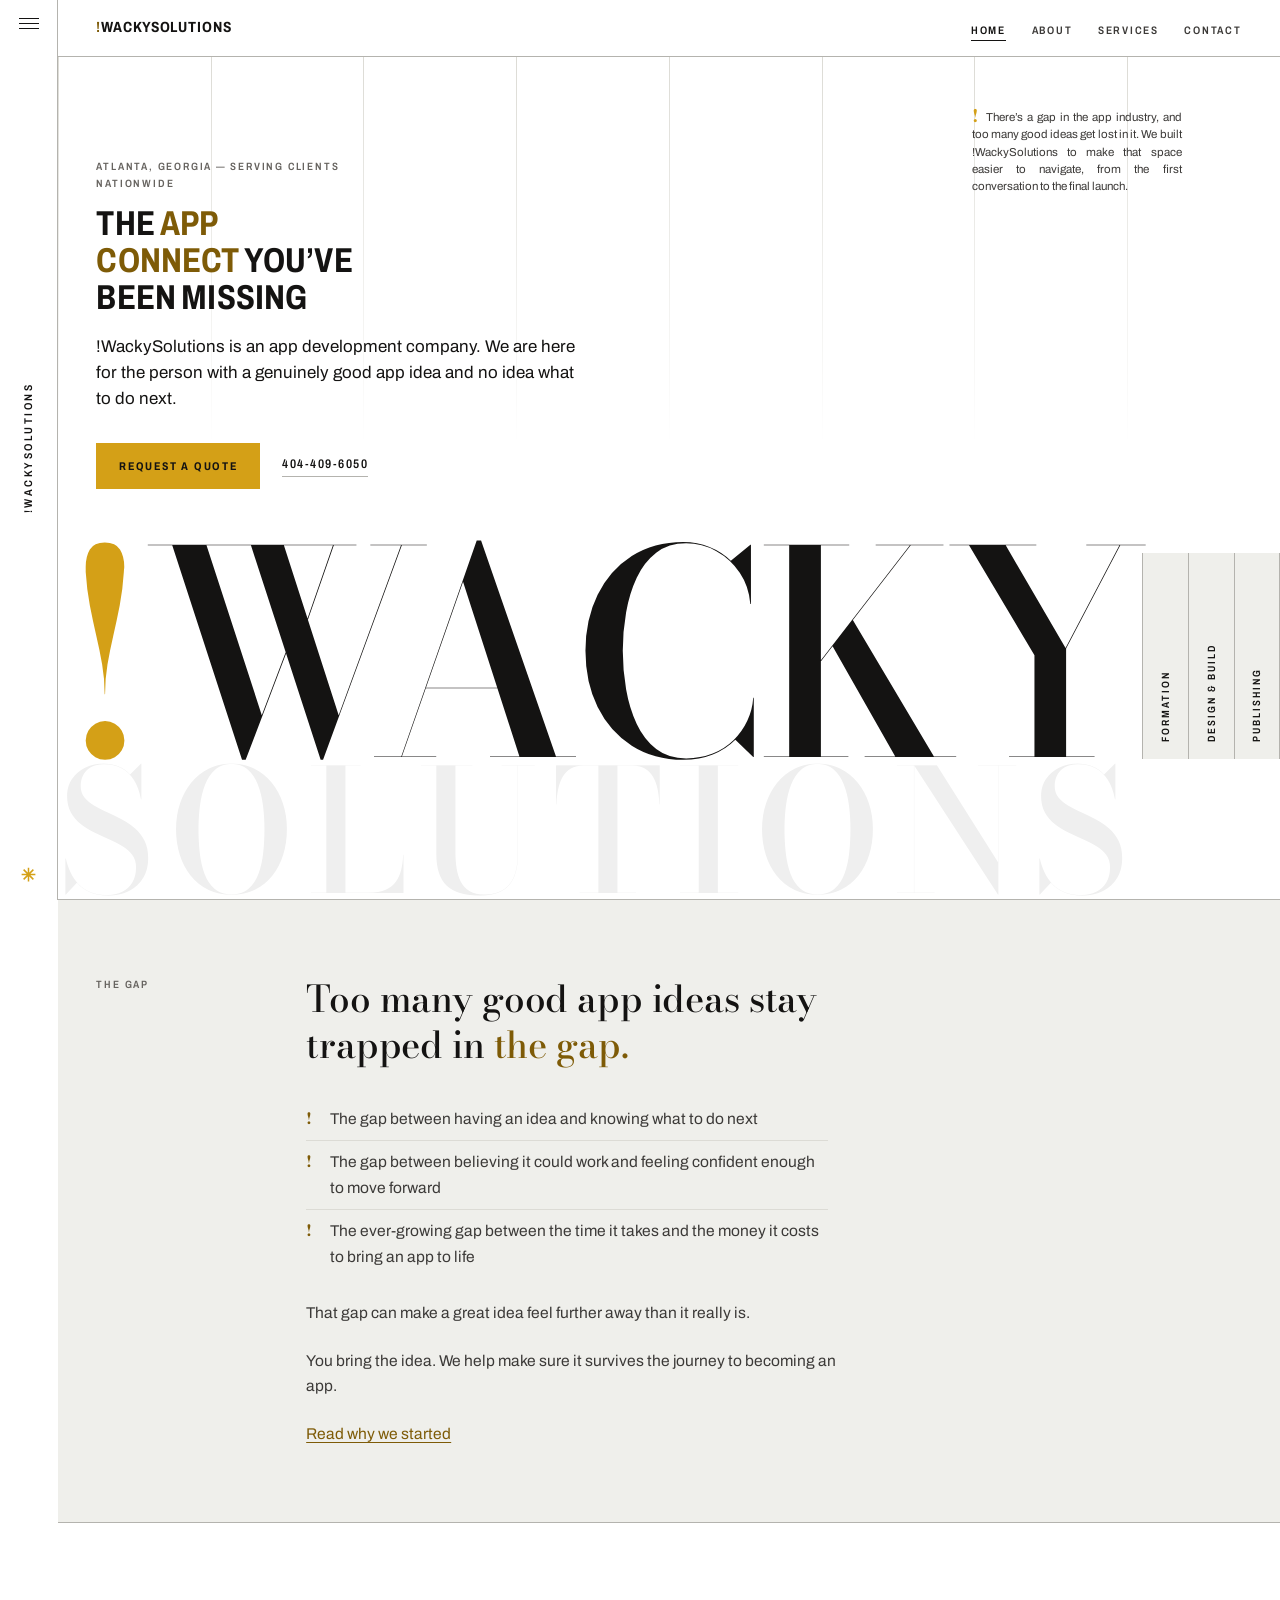
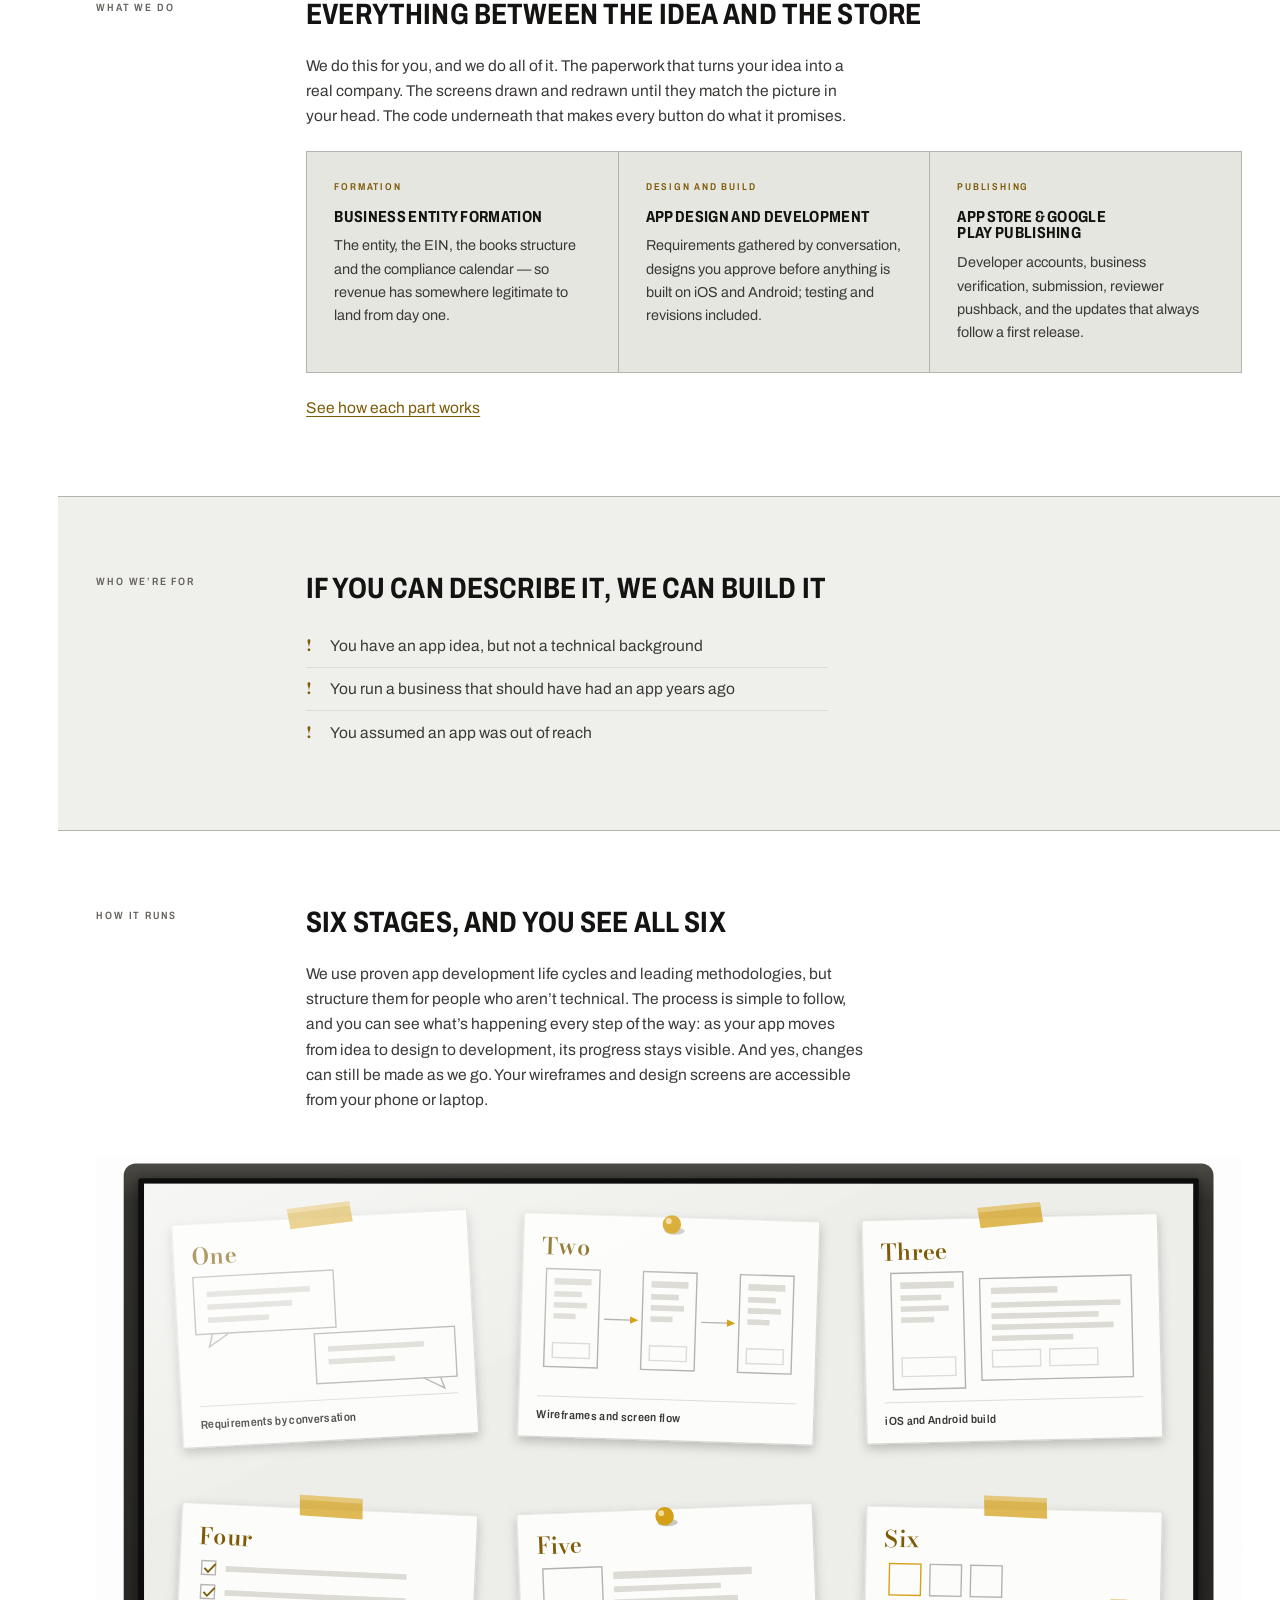
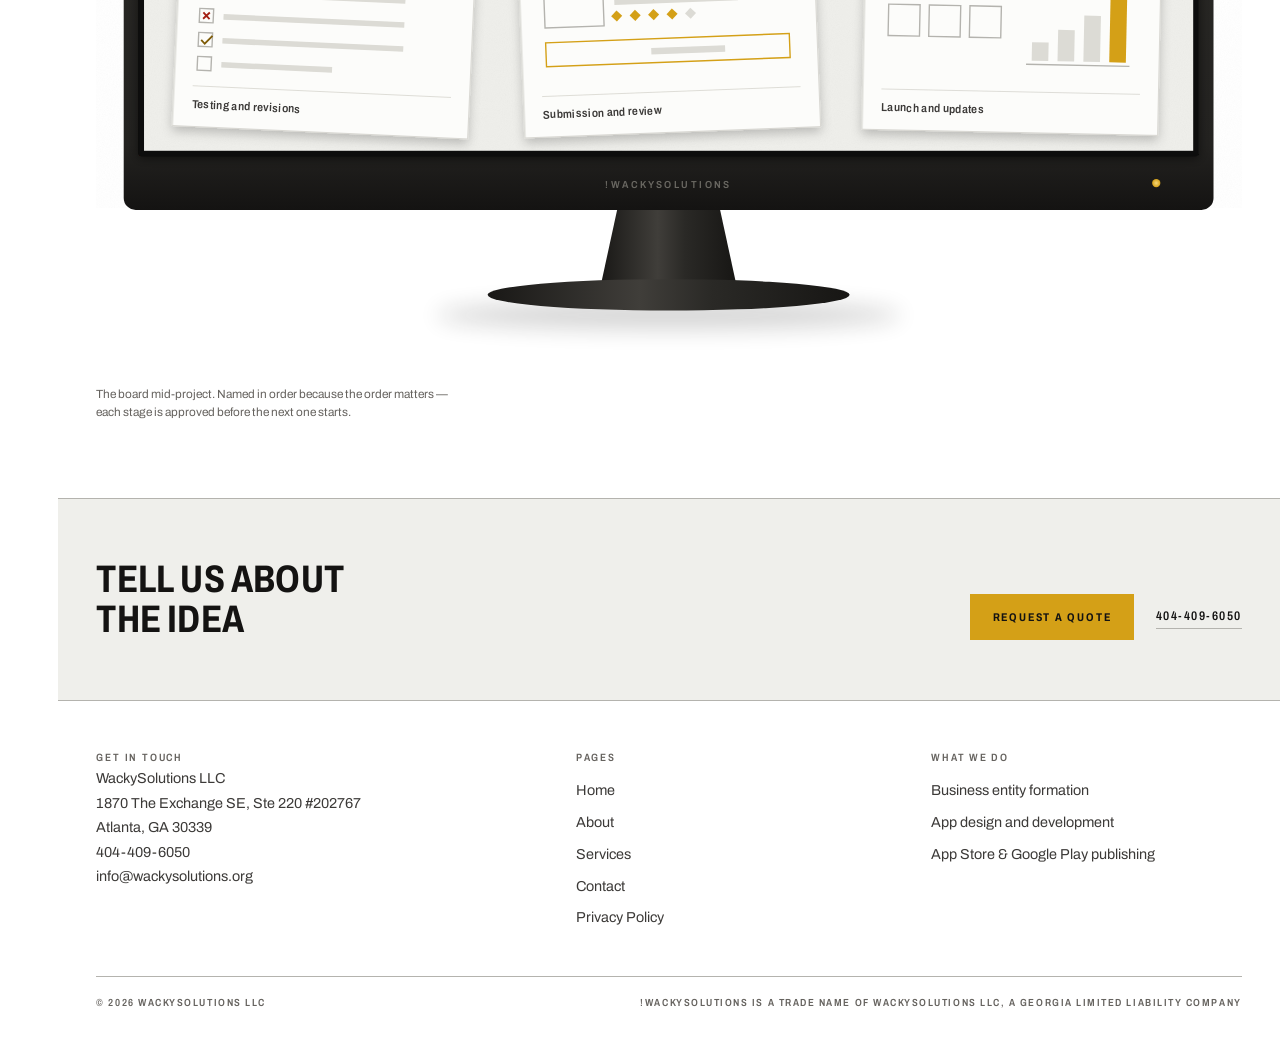
<file: index.html>
<!DOCTYPE html>
<html lang="en">
<head>
<meta charset="utf-8">
<meta name="viewport" content="width=device-width, initial-scale=1">
<title>!WackySolutions — apps for people with an idea and no technical background</title>
<meta name="description" content="An app development company in Atlanta. We form your company, design and build your app, and publish it to the App Store and Google Play — with the same person on the phone from start to finish.">
<link rel="icon" href="assets/favicon.svg" type="image/svg+xml">
  <link rel="manifest" href="/site.webmanifest">
<link rel="preconnect" href="https://fonts.googleapis.com">
<link rel="preconnect" href="https://fonts.gstatic.com" crossorigin>
<link href="https://fonts.googleapis.com/css2?family=Archivo:wdth,wght@62..125,400..800&family=Bodoni+Moda:opsz,wght@6..96,400..700&display=swap" rel="stylesheet">
<script>document.documentElement.classList.add("js");</script>
<link rel="stylesheet" href="assets/css/site.css">
<script src="assets/js/site.js" defer></script>
</head>
<body>
<a class="skip-link" href="#main">Skip to content</a>

<div class="rail" aria-hidden="true">
  <span class="rail-glyph"><span></span><span></span><span></span></span>
  <a class="rail-brand" href="index.html" tabindex="-1">!WackySolutions</a>
  <svg class="asterisk" viewBox="0 0 24 24" aria-hidden="true"><path d="M12 1v22M1 12h22M4.2 4.2l15.6 15.6M19.8 4.2L4.2 19.8" stroke="#D4A017" stroke-width="2.4" fill="none"/></svg>
</div>

<header class="topbar">
  <div class="shell topbar-inner">
    <a class="brand" href="index.html"><span><span class="hot">!</span>WackySolutions</span></a>
    <button class="nav-toggle" type="button" aria-expanded="false" aria-controls="primary-nav">Menu</button>
    <nav aria-label="Primary">
      <ul class="nav-list" id="primary-nav">
        <li><a class="nav-link" href="index.html" aria-current="page">Home</a></li>
        <li><a class="nav-link" href="about.html">About</a></li>
        <li><a class="nav-link" href="services.html">Services</a></li>
        <li><a class="nav-link" href="contact.html">Contact</a></li>
      </ul>
    </nav>
  </div>
</header>

<main id="main">
  <section class="hero hero-tall">
    <div class="shell hero-top">
      <div class="hero-head">
        <p class="label">Atlanta, Georgia &mdash; serving clients nationwide</p>
        <h1 class="kicker">The <span class="hot">app connect</span> you&rsquo;ve been missing</h1>
        <p class="lede">!WackySolutions is an app development company. We are here for the person with a genuinely good app idea and no idea what to do next.</p>
        <div class="cta-row">
          <a class="btn" href="contact.html">Request a quote</a>
          <a class="tel-link" href="tel:+14044096050">404-409-6050</a>
        </div>
      </div>
      <div class="hero-note"><p class="micro">There&rsquo;s a gap in the app industry, and too many good ideas get lost in it. We built !WackySolutions to make that space easier to navigate, from the first conversation to the final launch.</p></div>
    </div>
    <div class="markrow" style="--mark-size: 20vw; --mark-size-sm: 27vw">
      <div class="pagemark" aria-hidden="true"><span class="hot">!</span>Wacky</div>
      <nav class="stack" aria-label="Service areas">
        <a href="services.html#formation"><span>Formation</span></a>
        <a href="services.html#build"><span>Design &amp; build</span></a>
        <a href="services.html#publishing"><span>Publishing</span></a>
      </nav>
    </div>
    <div class="submark" aria-hidden="true">Solutions</div>
  <nav class="stack-flat" aria-label="Service areas">
    <a href="services.html#formation">Formation</a>
    <a href="services.html#build">Design &amp; build</a>
    <a href="services.html#publishing">Publishing</a>
  </nav>
  </section>

  <section class="section section-flush section-tint">
    <div class="shell split reveal">
      <div class="split-label"><p class="label">The gap</p></div>
      <div class="split-body">
        <p class="pull">Too many good app ideas stay trapped in <span class="hot">the gap.</span></p>
        <ul class="mark-list">
          <li>The gap between having an idea and knowing what to do next</li>
          <li>The gap between believing it could work and feeling confident enough to move forward</li>
          <li>The ever-growing gap between the time it takes and the money it costs to bring an app to life</li>
        </ul>
        <p>That gap can make a great idea feel further away than it really is.</p>
        <p>You bring the idea. We help make sure it survives the journey to becoming an app.</p>
        <p><a href="about.html">Read why we started</a></p>
      </div>
    </div>
  </section>

  <section class="section">
    <div class="shell split reveal">
      <div class="split-label"><p class="label">What we do</p></div>
      <div class="split-body">
        <h2>Everything between the idea and the store</h2>
        <p>We do this for you, and we do all of it. The paperwork that turns your idea into a real company. The screens drawn and redrawn until they match the picture in your head. The code underneath that makes every button do what it promises.</p>
        <div class="card-grid">
          <div class="card">
            <span class="card-tag">Formation</span>
            <h3>Business entity formation</h3>
            <p>The entity, the EIN, the books structure and the compliance calendar &mdash; so revenue has somewhere legitimate to land from day one.</p>
          </div>
          <div class="card">
            <span class="card-tag">Design and build</span>
            <h3>App design and development</h3>
            <p>Requirements gathered by conversation, designs you approve before anything is built on iOS and Android; testing and revisions included.</p>
          </div>
          <div class="card">
            <span class="card-tag">Publishing</span>
            <h3>App Store &amp; Google Play publishing</h3>
            <p>Developer accounts, business verification, submission, reviewer pushback, and the updates that always follow a first release.</p>
          </div>
        </div>
        <p><a href="services.html">See how each part works</a></p>
      </div>
    </div>
  </section>

  <section class="section section-tint">
    <div class="shell split reveal">
      <div class="split-label"><p class="label">Who we&rsquo;re for</p></div>
      <div class="split-body">
        <h2>If you can describe it, we can build it</h2>
        <ul class="mark-list">
          <li>You have an app idea, but not a technical background</li>
          <li>You run a business that should have had an app years ago</li>
          <li>You assumed an app was out of reach</li>
        </ul>
      </div>
    </div>
  </section>

    <section class="section moodboard reveal" id="how-it-runs">
    <div class="shell">
      <div class="split">
        <div class="split-label"><p class="label">How it runs</p></div>
        <div class="split-body">
          <h2>Six stages, and you see all six</h2>
          <p>We use proven app development life cycles and leading methodologies, but structure them for people who aren&rsquo;t technical. The process is simple to follow, and you can see what&rsquo;s happening every step of the way: as your app moves from idea to design to development, its progress stays visible. And yes, changes can still be made as we go. Your wireframes and design screens are accessible from your phone or laptop.</p>
        </div>
      </div>
      <figure class="monitor">
        <div class="monitor-scroll"><svg class="mb-svg" viewBox="0 0 1240 880" role="img" aria-labelledby="mb-title mb-desc" xmlns="http://www.w3.org/2000/svg"><title id="mb-title">The app development life cycle, pinned to a studio monitor</title><desc id="mb-desc">Six wireframe cards taped and pinned in sequence: requirements by conversation, wireframes and screen flow, iOS and Android build, testing and revisions, submission and review, and launch and updates.</desc><defs><linearGradient id="mbBezel" x1="0" y1="0" x2="0" y2="1"><stop offset="0" stop-color="#4C4A45"/><stop offset="0.06" stop-color="#31302C"/><stop offset="0.9" stop-color="#232220"/><stop offset="1" stop-color="#141312"/></linearGradient><linearGradient id="mbGlare" x1="0" y1="0" x2="0.85" y2="1"><stop offset="0" stop-color="#ffffff" stop-opacity="0.5"/><stop offset="0.34" stop-color="#ffffff" stop-opacity="0.11"/><stop offset="0.35" stop-color="#ffffff" stop-opacity="0"/></linearGradient><linearGradient id="mbStand" x1="0" y1="0" x2="1" y2="0"><stop offset="0" stop-color="#191816"/><stop offset="0.42" stop-color="#403E3A"/><stop offset="0.62" stop-color="#2A2926"/><stop offset="1" stop-color="#171614"/></linearGradient><radialGradient id="mbLed" cx="0.5" cy="0.5" r="0.5"><stop offset="0" stop-color="#F6D77A"/><stop offset="1" stop-color="#D4A017"/></radialGradient><filter id="mbCard" x="-25%" y="-25%" width="150%" height="150%"><feDropShadow dx="0" dy="5" stdDeviation="5.5" flood-color="#141312" flood-opacity="0.22"/></filter><filter id="mbFloor" x="-60%" y="-300%" width="220%" height="700%"><feGaussianBlur stdDeviation="12"/></filter><filter id="mbInner" x="-10%" y="-10%" width="120%" height="120%"><feDropShadow dx="0" dy="2" stdDeviation="6" flood-color="#000000" flood-opacity="0.55"/></filter><filter id="mbGrain"><feTurbulence type="fractalNoise" baseFrequency="0.9" numOctaves="4" stitchTiles="stitch"/><feColorMatrix type="saturate" values="0"/></filter></defs><ellipse class="mb-floor" cx="620" cy="822" rx="252" ry="15" filter="url(#mbFloor)"/><polygon class="mb-neck" points="566,700 674,700 694,792 546,792"/><ellipse class="mb-base" cx="620" cy="800" rx="196" ry="17"/><rect class="mb-body" x="30" y="8" width="1180" height="700" rx="13"/><rect class="mb-inset" x="46" y="24" width="1148" height="626" rx="3" filter="url(#mbInner)"/><rect class="mb-screen" x="52" y="30" width="1136" height="614"/><rect class="mb-grain" x="52" y="30" width="1136" height="614" filter="url(#mbGrain)"/><g transform="translate(88 66) rotate(-3.1 160 121)"><rect class="mb-card" x="0" y="0" width="320" height="242" filter="url(#mbCard)"/><g transform="rotate(-2.5 160 0)"><polygon class="mb-tape" points="126,-12 194,-14 196,8 128,10"/><polygon class="mb-tape-lip" points="126,-12 194,-14 194,-9 126,-7"/></g><text class="mb-num" x="20" y="44">One</text><rect class="mb-wire" x="20" y="58" width="152" height="62"/><path class="mb-wire" d="M38 120 L34 134 L56 120"/><rect class="mb-bar" x="34" y="74" width="112" height="6"/><rect class="mb-bar" x="34" y="88" width="92" height="6"/><rect class="mb-bar" x="34" y="102" width="66" height="6"/><rect class="mb-wire" x="148" y="126" width="152" height="54"/><path class="mb-wire" d="M282 180 L286 192 L264 180"/><rect class="mb-bar" x="162" y="140" width="104" height="6"/><rect class="mb-bar" x="162" y="154" width="72" height="6"/><line class="mb-hair" x1="20" y1="198" x2="300" y2="198"/><text class="mb-label" x="20" y="222">Requirements by conversation</text></g><g transform="translate(460 66) rotate(1.8 160 121)"><rect class="mb-card" x="0" y="0" width="320" height="242" filter="url(#mbCard)"/><g><ellipse class="mb-pin-shadow" cx="163" cy="15" rx="11" ry="4"/><circle class="mb-pin" cx="160" cy="8" r="10"/><circle class="mb-pin-hi" cx="156.5" cy="4.5" r="3.2"/></g><text class="mb-num" x="20" y="44">Two</text><rect class="mb-wire" x="26" y="60" width="58" height="106"/><rect class="mb-bar" x="35" y="70" width="40" height="7"/><rect class="mb-bar" x="35" y="84" width="30" height="6"/><rect class="mb-bar" x="35" y="96" width="36" height="6"/><rect class="mb-bar" x="35" y="108" width="24" height="6"/><rect class="mb-wire-thin" x="35" y="140" width="40" height="16"/><line class="mb-flow" x1="90" y1="113" x2="118" y2="113"/><polygon class="mb-accent" points="118,109 127,113 118,117"/><rect class="mb-wire" x="131" y="60" width="58" height="106"/><rect class="mb-bar" x="140" y="70" width="40" height="7"/><rect class="mb-bar" x="140" y="84" width="30" height="6"/><rect class="mb-bar" x="140" y="96" width="36" height="6"/><rect class="mb-bar" x="140" y="108" width="24" height="6"/><rect class="mb-wire-thin" x="140" y="140" width="40" height="16"/><line class="mb-flow" x1="195" y1="113" x2="223" y2="113"/><polygon class="mb-accent" points="223,109 232,113 223,117"/><rect class="mb-wire" x="236" y="60" width="58" height="106"/><rect class="mb-bar" x="245" y="70" width="40" height="7"/><rect class="mb-bar" x="245" y="84" width="30" height="6"/><rect class="mb-bar" x="245" y="96" width="36" height="6"/><rect class="mb-bar" x="245" y="108" width="24" height="6"/><rect class="mb-wire-thin" x="245" y="140" width="40" height="16"/><line class="mb-hair" x1="20" y1="198" x2="300" y2="198"/><text class="mb-label" x="20" y="222">Wireframes and screen flow</text></g><g transform="translate(832 66) rotate(-1.4 160 121)"><rect class="mb-card" x="0" y="0" width="320" height="242" filter="url(#mbCard)"/><g transform="rotate(-2.5 160 0)"><polygon class="mb-tape" points="126,-12 194,-14 196,8 128,10"/><polygon class="mb-tape-lip" points="126,-12 194,-14 194,-9 126,-7"/></g><text class="mb-num" x="20" y="44">Three</text><rect class="mb-wire" x="30" y="58" width="78" height="126"/><rect class="mb-bar" x="40" y="68" width="58" height="7"/><rect class="mb-bar" x="40" y="82" width="44" height="6"/><rect class="mb-bar" x="40" y="94" width="52" height="6"/><rect class="mb-bar" x="40" y="106" width="36" height="6"/><rect class="mb-wire-thin" x="40" y="150" width="58" height="20"/><rect class="mb-wire" x="126" y="66" width="164" height="110"/><rect class="mb-bar" x="138" y="76" width="72" height="7"/><rect class="mb-bar" x="138" y="92" width="140" height="6"/><rect class="mb-bar" x="138" y="104" width="116" height="6"/><rect class="mb-bar" x="138" y="116" width="132" height="6"/><rect class="mb-bar" x="138" y="128" width="88" height="6"/><rect class="mb-wire-thin" x="138" y="144" width="52" height="18"/><rect class="mb-wire-thin" x="200" y="144" width="52" height="18"/><line class="mb-hair" x1="20" y1="198" x2="300" y2="198"/><text class="mb-label" x="20" y="222">iOS and Android build</text></g><g transform="translate(88 382) rotate(2.6 160 121)"><rect class="mb-card" x="0" y="0" width="320" height="242" filter="url(#mbCard)"/><g transform="rotate(3 160 0)"><polygon class="mb-tape" points="126,-12 194,-14 196,8 128,10"/><polygon class="mb-tape-lip" points="126,-12 194,-14 194,-9 126,-7"/></g><text class="mb-num" x="20" y="44">Four</text><rect class="mb-wire" x="24" y="62" width="15" height="15"/><path class="mb-tick" d="M27 70 l4 4 l8 -9"/><rect class="mb-bar" x="50" y="67" width="196" height="6"/><rect class="mb-wire" x="24" y="88" width="15" height="15"/><path class="mb-tick" d="M27 96 l4 4 l8 -9"/><rect class="mb-bar" x="50" y="93" width="196" height="6"/><rect class="mb-wire" x="24" y="114" width="15" height="15"/><path class="mb-cross" d="M28 118 l7 7 M35 118 l-7 7"/><rect class="mb-bar" x="50" y="119" width="196" height="6"/><rect class="mb-wire" x="24" y="140" width="15" height="15"/><path class="mb-tick" d="M27 148 l4 4 l8 -9"/><rect class="mb-bar" x="50" y="145" width="196" height="6"/><rect class="mb-wire" x="24" y="166" width="15" height="15"/><rect class="mb-bar" x="50" y="171" width="120" height="6"/><line class="mb-hair" x1="20" y1="198" x2="300" y2="198"/><text class="mb-label" x="20" y="222">Testing and revisions</text></g><g transform="translate(460 382) rotate(-2.2 160 121)"><rect class="mb-card" x="0" y="0" width="320" height="242" filter="url(#mbCard)"/><g><ellipse class="mb-pin-shadow" cx="163" cy="15" rx="11" ry="4"/><circle class="mb-pin" cx="160" cy="8" r="10"/><circle class="mb-pin-hi" cx="156.5" cy="4.5" r="3.2"/></g><text class="mb-num" x="20" y="44">Five</text><rect class="mb-wire" x="26" y="60" width="64" height="64"/><rect class="mb-bar" x="102" y="66" width="150" height="8"/><rect class="mb-bar" x="102" y="82" width="116" height="6"/><rect class="mb-bar" x="102" y="96" width="134" height="6"/><polygon class="mb-accent" points="104,108 110,114 104,120 98,114"/><polygon class="mb-accent" points="124,108 130,114 124,120 118,114"/><polygon class="mb-accent" points="144,108 150,114 144,120 138,114"/><polygon class="mb-accent" points="164,108 170,114 164,120 158,114"/><polygon class="mb-bar" points="184,108 190,114 184,120 178,114"/><rect class="mb-wire-accent" x="26" y="140" width="264" height="26"/><rect class="mb-bar" x="140" y="150" width="80" height="7"/><line class="mb-hair" x1="20" y1="198" x2="300" y2="198"/><text class="mb-label" x="20" y="222">Submission and review</text></g><g transform="translate(832 382) rotate(1.2 160 121)"><rect class="mb-card" x="0" y="0" width="320" height="242" filter="url(#mbCard)"/><g transform="rotate(3 160 0)"><polygon class="mb-tape" points="126,-12 194,-14 196,8 128,10"/><polygon class="mb-tape-lip" points="126,-12 194,-14 194,-9 126,-7"/></g><text class="mb-num" x="20" y="44">Six</text><rect class="mb-wire-accent" x="26" y="62" width="34" height="34"/><rect class="mb-wire" x="70" y="62" width="34" height="34"/><rect class="mb-wire" x="114" y="62" width="34" height="34"/><rect class="mb-wire" x="26" y="106" width="34" height="34"/><rect class="mb-wire" x="70" y="106" width="34" height="34"/><rect class="mb-wire" x="114" y="106" width="34" height="34"/><rect class="mb-bar" x="182" y="144" width="18" height="20"/><rect class="mb-bar" x="210" y="130" width="18" height="34"/><rect class="mb-bar" x="238" y="114" width="18" height="50"/><rect class="mb-accent" x="266" y="96" width="18" height="68"/><line class="mb-flow" x1="176" y1="168" x2="288" y2="168"/><line class="mb-hair" x1="20" y1="198" x2="300" y2="198"/><text class="mb-label" x="20" y="222">Launch and updates</text></g><rect class="mb-glare" x="52" y="30" width="1136" height="614"/><circle class="mb-led" cx="1148" cy="679" r="4.5"/><text class="mb-brand" x="620" y="684">!WACKYSOLUTIONS</text></svg></div>
        <figcaption>The board mid-project. Named in order because the order matters &mdash; each stage is approved before the next one starts.</figcaption>
      </figure>
    </div>
  </section>

  <section class="band">
    <div class="shell band-inner">
      <h2>Tell us about the idea</h2>
      <div class="cta-row" style="margin-top:0">
        <a class="btn" href="contact.html">Request a quote</a>
        <a class="tel-link" href="tel:+14044096050">404-409-6050</a>
      </div>
    </div>
  </section>

</main>

<footer class="site-footer">
  <div class="shell">
    <div class="footer-grid">
      <div>
        <p class="label">Get in touch</p>
        <address>
          WackySolutions LLC<br>
          1870 The Exchange SE, Ste 220 #202767<br>
          Atlanta, GA 30339<br>
          <a href="tel:+14044096050">404-409-6050</a><br>
          <a href="mailto:info@wackysolutions.org">info@wackysolutions.org</a>
        </address>
      </div>
      <div>
        <p class="label">Pages</p>
        <ul class="footer-list">
          <li><a href="index.html">Home</a></li>
          <li><a href="about.html">About</a></li>
          <li><a href="services.html">Services</a></li>
          <li><a href="contact.html">Contact</a></li>
          <li><a href="privacy.html">Privacy Policy</a></li>
        </ul>
      </div>
      <div>
        <p class="label">What we do</p>
        <ul class="footer-list">
          <li><a href="services.html#formation">Business entity formation</a></li>
          <li><a href="services.html#build">App design and development</a></li>
          <li><a href="services.html#publishing">App Store &amp; Google Play publishing</a></li>
        </ul>
      </div>
    </div>
    <div class="footer-bottom">
      <span>&copy; <span id="year">2026</span> WackySolutions LLC</span>
      <span>!WackySolutions is a trade name of WackySolutions LLC, a Georgia limited liability company</span>
    </div>
  </div>
</footer>

</body>
</html>
</file>
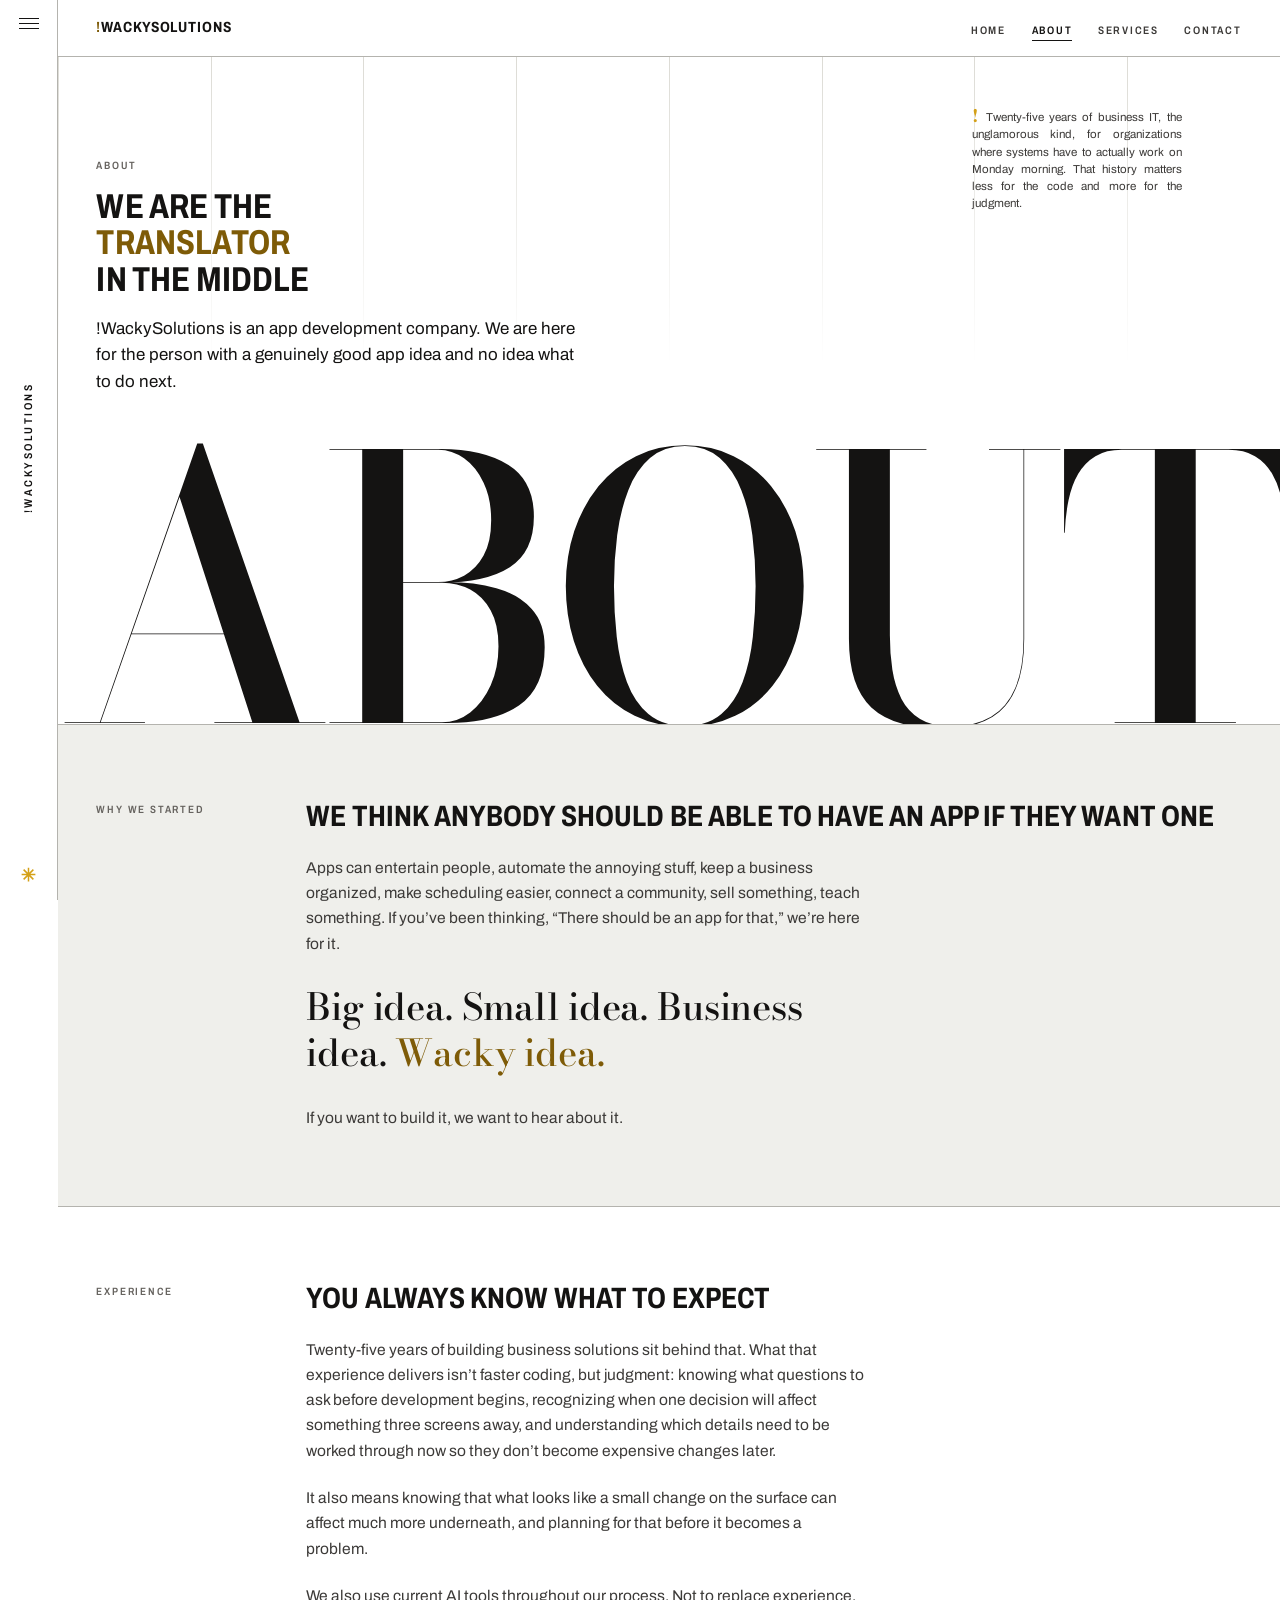
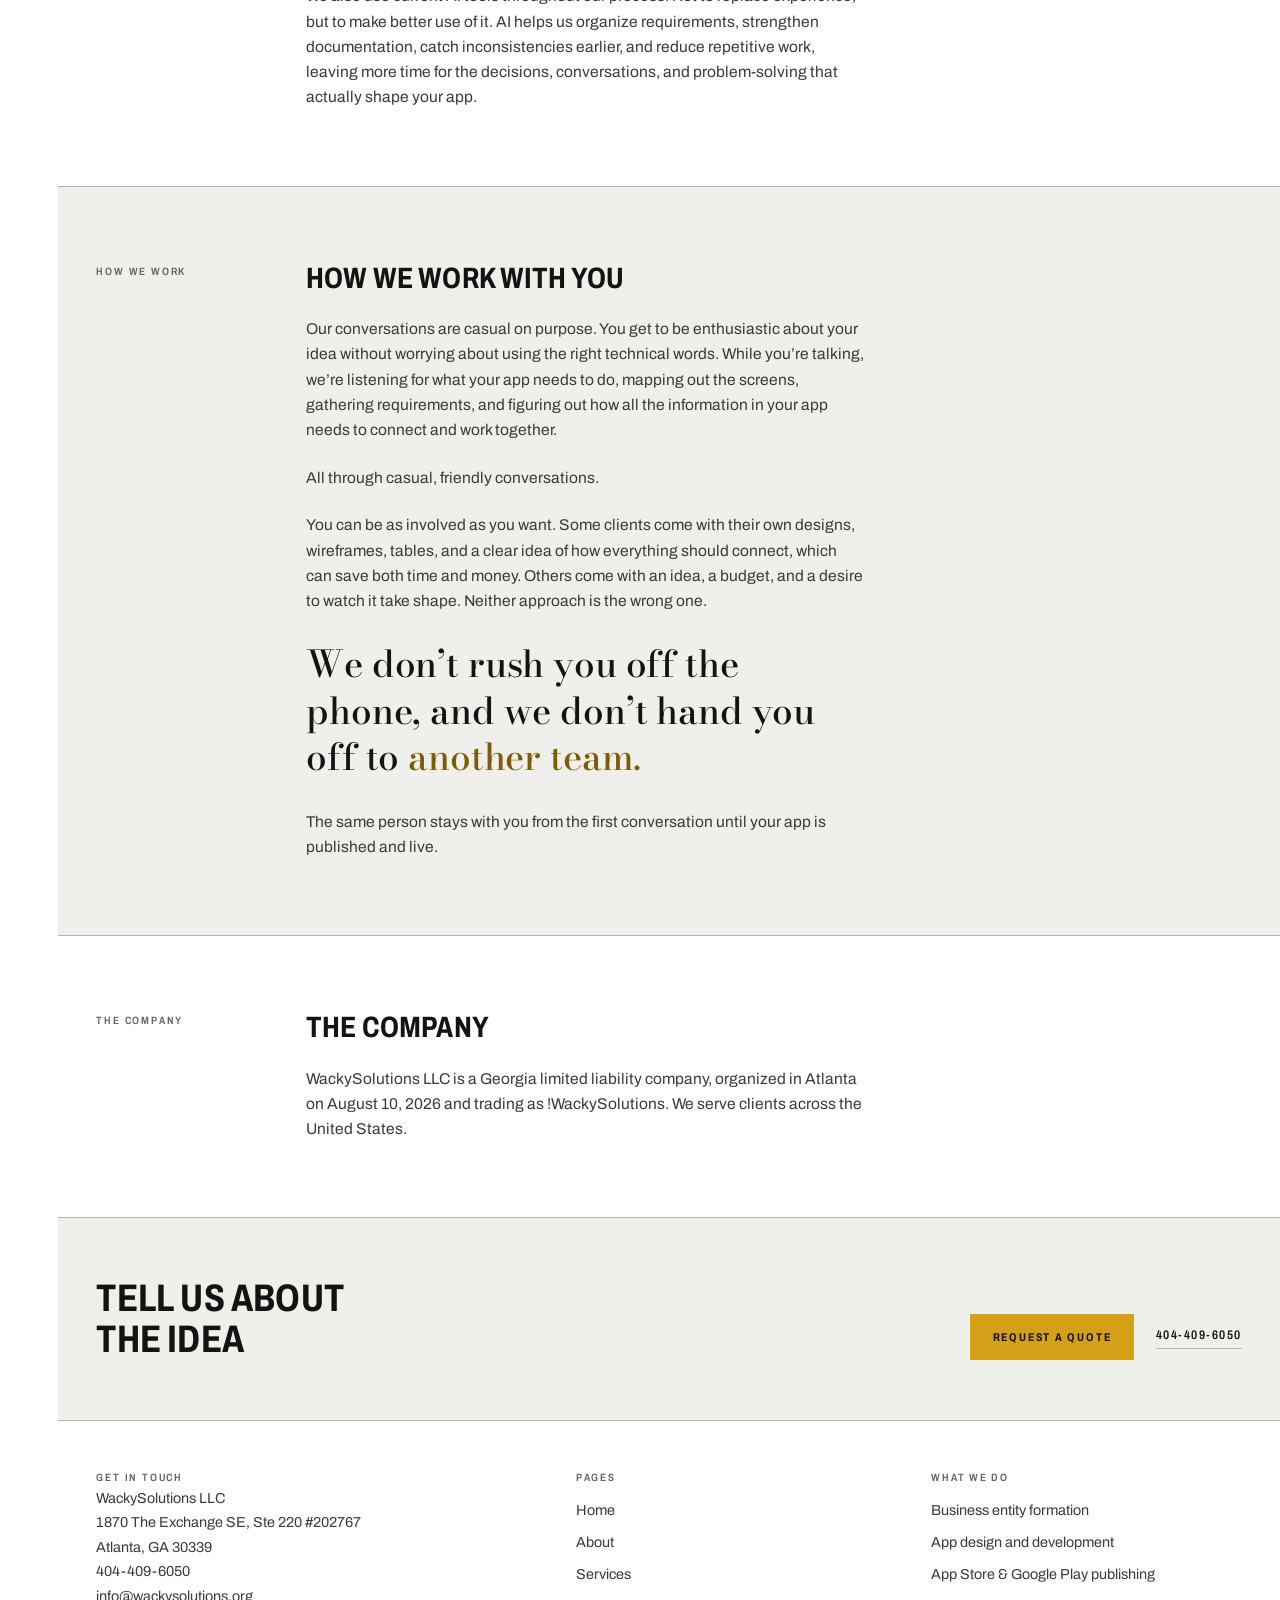
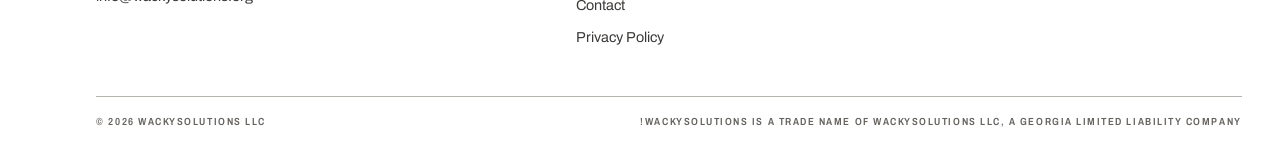
<file: about.html>
<!DOCTYPE html>
<html lang="en">
<head>
<meta charset="utf-8">
<meta name="viewport" content="width=device-width, initial-scale=1">
<title>About — !WackySolutions</title>
<meta name="description" content="Why we started, what twenty-five years of business IT buys you, and how we work with first-time app founders in plain English.">
<link rel="icon" href="assets/favicon.svg" type="image/svg+xml">
  <link rel="manifest" href="/site.webmanifest">
<link rel="preconnect" href="https://fonts.googleapis.com">
<link rel="preconnect" href="https://fonts.gstatic.com" crossorigin>
<link href="https://fonts.googleapis.com/css2?family=Archivo:wdth,wght@62..125,400..800&family=Bodoni+Moda:opsz,wght@6..96,400..700&display=swap" rel="stylesheet">
<script>document.documentElement.classList.add("js");</script>
<link rel="stylesheet" href="assets/css/site.css">
<script src="assets/js/site.js" defer></script>
</head>
<body>
<a class="skip-link" href="#main">Skip to content</a>

<div class="rail" aria-hidden="true">
  <span class="rail-glyph"><span></span><span></span><span></span></span>
  <a class="rail-brand" href="index.html" tabindex="-1">!WackySolutions</a>
  <svg class="asterisk" viewBox="0 0 24 24" aria-hidden="true"><path d="M12 1v22M1 12h22M4.2 4.2l15.6 15.6M19.8 4.2L4.2 19.8" stroke="#D4A017" stroke-width="2.4" fill="none"/></svg>
</div>

<header class="topbar">
  <div class="shell topbar-inner">
    <a class="brand" href="index.html"><span><span class="hot">!</span>WackySolutions</span></a>
    <button class="nav-toggle" type="button" aria-expanded="false" aria-controls="primary-nav">Menu</button>
    <nav aria-label="Primary">
      <ul class="nav-list" id="primary-nav">
        <li><a class="nav-link" href="index.html">Home</a></li>
        <li><a class="nav-link" href="about.html" aria-current="page">About</a></li>
        <li><a class="nav-link" href="services.html">Services</a></li>
        <li><a class="nav-link" href="contact.html">Contact</a></li>
      </ul>
    </nav>
  </div>
</header>

<main id="main">
  <section class="hero">
    <div class="shell hero-top">
      <div class="hero-head">
        <p class="label">About</p>
        <h1 class="kicker">We are the <span class="hot">translator</span> in the middle</h1>
        <p class="lede">!WackySolutions is an app development company. We are here for the person with a genuinely good app idea and no idea what to do next.</p>
      </div>
      <div class="hero-note"><p class="micro">Twenty-five years of business IT, the unglamorous kind, for organizations where systems have to actually work on Monday morning. That history matters less for the code and more for the judgment.</p></div>
    </div>
    <div class="markrow" style="--mark-size: 27vw; --mark-size-sm: 33vw">
      <div class="pagemark" aria-hidden="true">About</div>
    </div>
  </section>

  <section class="section section-flush section-tint">
    <div class="shell split reveal">
      <div class="split-label"><p class="label">Why we started</p></div>
      <div class="split-body">
        <h2>We think anybody should be able to have an app if they want one</h2>
        <p>Apps can entertain people, automate the annoying stuff, keep a business organized, make scheduling easier, connect a community, sell something, teach something. If you&rsquo;ve been thinking, &ldquo;There should be an app for that,&rdquo; we&rsquo;re here for it.</p>
        <p class="pull">Big idea. Small idea. Business idea. <span class="hot">Wacky idea.</span></p>
        <p>If you want to build it, we want to hear about it.</p>
      </div>
    </div>
  </section>

  <section class="section">
    <div class="shell split reveal">
      <div class="split-label"><p class="label">Experience</p></div>
      <div class="split-body">
        <h2>You always know what to expect</h2>
        <p>Twenty-five years of building business solutions sit behind that. What that experience delivers isn&rsquo;t faster coding, but judgment: knowing what questions to ask before development begins, recognizing when one decision will affect something three screens away, and understanding which details need to be worked through now so they don&rsquo;t become expensive changes later.</p>
        <p>It also means knowing that what looks like a small change on the surface can affect much more underneath, and planning for that before it becomes a problem.</p>
        <p>We also use current AI tools throughout our process. Not to replace experience, but to make better use of it. AI helps us organize requirements, strengthen documentation, catch inconsistencies earlier, and reduce repetitive work, leaving more time for the decisions, conversations, and problem-solving that actually shape your app.</p>
      </div>
    </div>
  </section>

  <section class="section section-tint">
    <div class="shell split reveal">
      <div class="split-label"><p class="label">How we work</p></div>
      <div class="split-body">
        <h2>How we work with you</h2>
        <p>Our conversations are casual on purpose. You get to be enthusiastic about your idea without worrying about using the right technical words. While you&rsquo;re talking, we&rsquo;re listening for what your app needs to do, mapping out the screens, gathering requirements, and figuring out how all the information in your app needs to connect and work together.</p>
        <p>All through casual, friendly conversations.</p>
        <p>You can be as involved as you want. Some clients come with their own designs, wireframes, tables, and a clear idea of how everything should connect, which can save both time and money. Others come with an idea, a budget, and a desire to watch it take shape. Neither approach is the wrong one.</p>
        <p class="pull">We don&rsquo;t rush you off the phone, and we don&rsquo;t hand you off to <span class="hot">another team.</span></p>
        <p>The same person stays with you from the first conversation until your app is published and live.</p>
      </div>
    </div>
  </section>

  <section class="section">
    <div class="shell split reveal">
      <div class="split-label"><p class="label">The company</p></div>
      <div class="split-body">
        <h2>The company</h2>
        <p>WackySolutions LLC is a Georgia limited liability company, organized in Atlanta on August 10, 2026 and trading as !WackySolutions. We serve clients across the United States.</p>
      </div>
    </div>
  </section>

  <section class="band">
    <div class="shell band-inner">
      <h2>Tell us about the idea</h2>
      <div class="cta-row" style="margin-top:0">
        <a class="btn" href="contact.html">Request a quote</a>
        <a class="tel-link" href="tel:+14044096050">404-409-6050</a>
      </div>
    </div>
  </section>

</main>

<footer class="site-footer">
  <div class="shell">
    <div class="footer-grid">
      <div>
        <p class="label">Get in touch</p>
        <address>
          WackySolutions LLC<br>
          1870 The Exchange SE, Ste 220 #202767<br>
          Atlanta, GA 30339<br>
          <a href="tel:+14044096050">404-409-6050</a><br>
          <a href="mailto:info@wackysolutions.org">info@wackysolutions.org</a>
        </address>
      </div>
      <div>
        <p class="label">Pages</p>
        <ul class="footer-list">
          <li><a href="index.html">Home</a></li>
          <li><a href="about.html">About</a></li>
          <li><a href="services.html">Services</a></li>
          <li><a href="contact.html">Contact</a></li>
          <li><a href="privacy.html">Privacy Policy</a></li>
        </ul>
      </div>
      <div>
        <p class="label">What we do</p>
        <ul class="footer-list">
          <li><a href="services.html#formation">Business entity formation</a></li>
          <li><a href="services.html#build">App design and development</a></li>
          <li><a href="services.html#publishing">App Store &amp; Google Play publishing</a></li>
        </ul>
      </div>
    </div>
    <div class="footer-bottom">
      <span>&copy; <span id="year">2026</span> WackySolutions LLC</span>
      <span>!WackySolutions is a trade name of WackySolutions LLC, a Georgia limited liability company</span>
    </div>
  </div>
</footer>

</body>
</html>
</file>
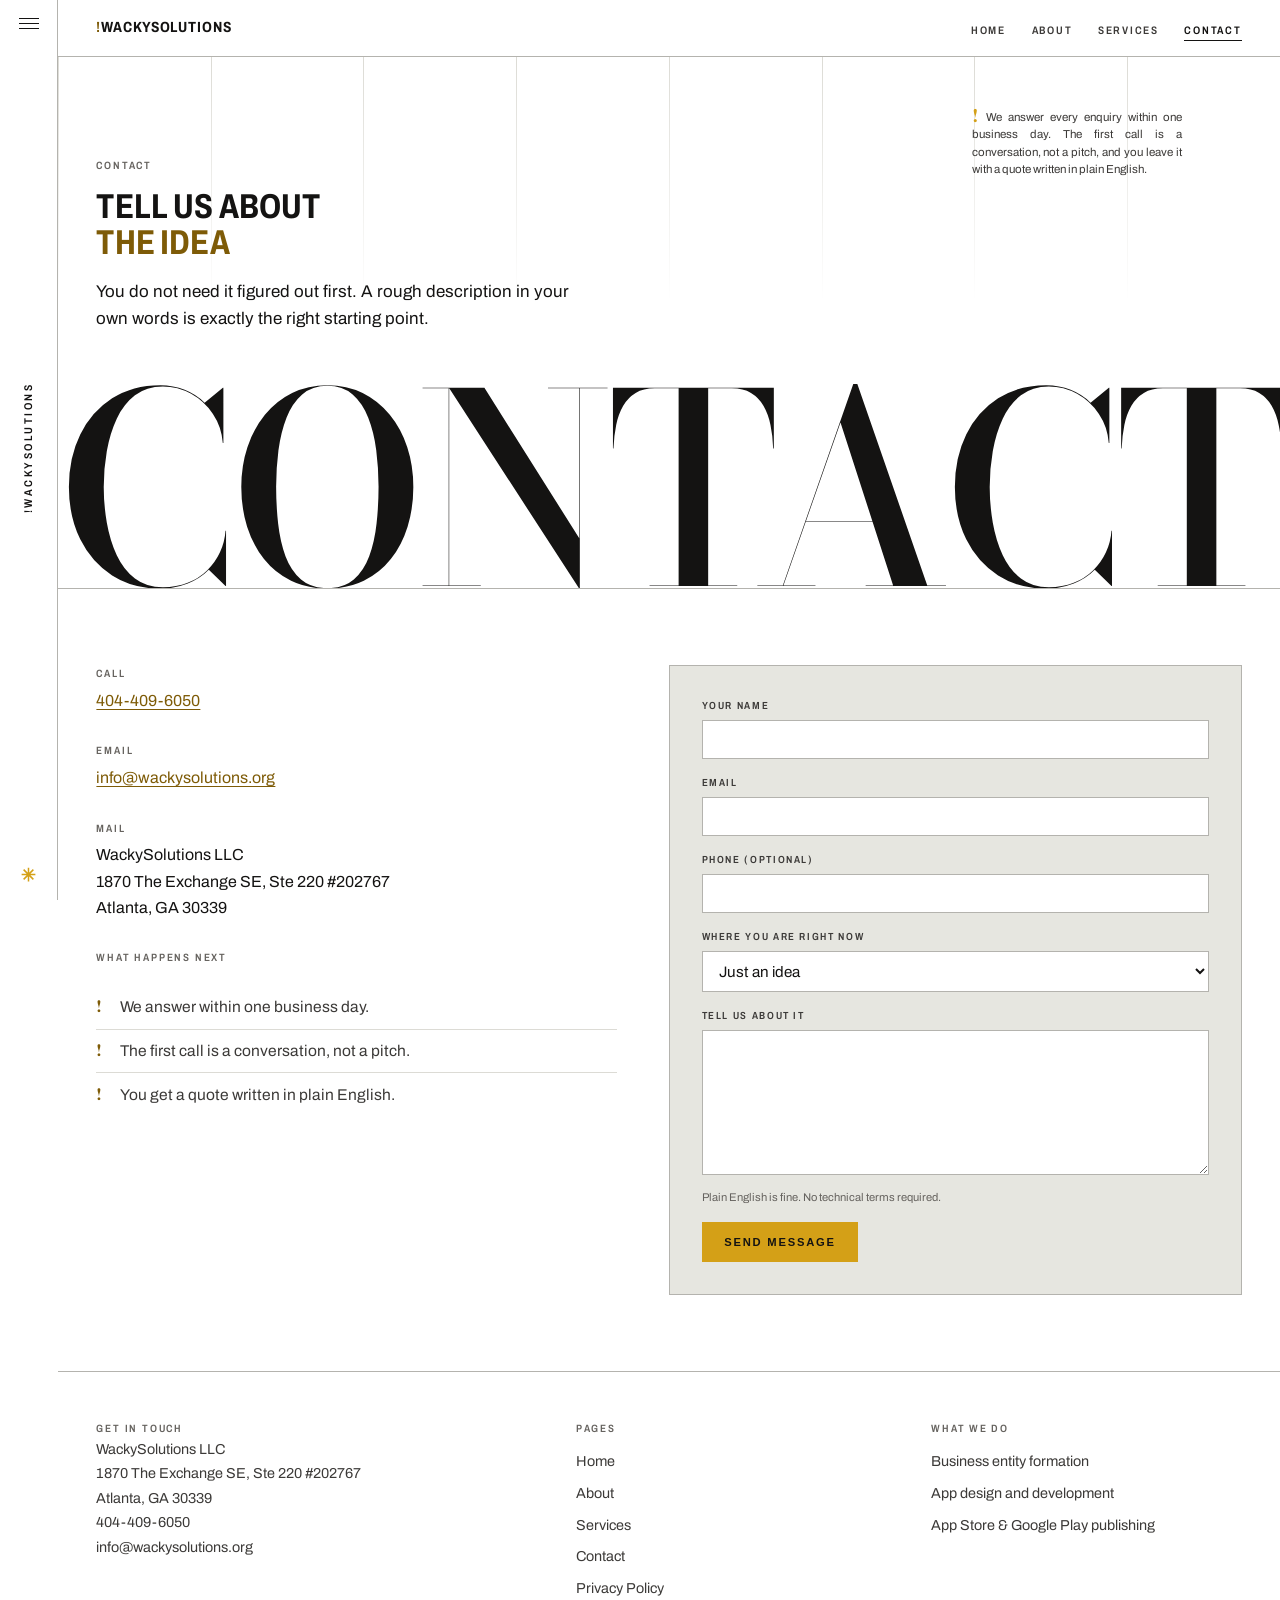
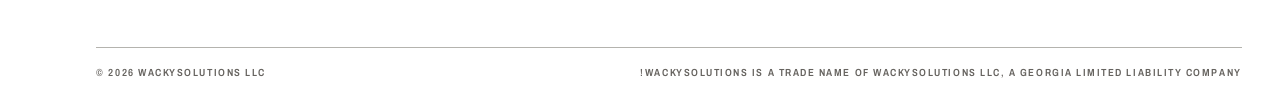
<file: contact.html>
<!DOCTYPE html>
<html lang="en">
<head>
<meta charset="utf-8">
<meta name="viewport" content="width=device-width, initial-scale=1">
<title>Contact — !WackySolutions</title>
<meta name="description" content="Tell us about your app idea. Call 404-409-6050, write to info@wackysolutions.org, or send the form and we will answer within one business day.">
<link rel="icon" href="assets/favicon.svg" type="image/svg+xml">
  <link rel="manifest" href="/site.webmanifest">
<link rel="preconnect" href="https://fonts.googleapis.com">
<link rel="preconnect" href="https://fonts.gstatic.com" crossorigin>
<link href="https://fonts.googleapis.com/css2?family=Archivo:wdth,wght@62..125,400..800&family=Bodoni+Moda:opsz,wght@6..96,400..700&display=swap" rel="stylesheet">
<script>document.documentElement.classList.add("js");</script>
<link rel="stylesheet" href="assets/css/site.css">
<script src="assets/js/site.js" defer></script>
</head>
<body>
<a class="skip-link" href="#main">Skip to content</a>

<div class="rail" aria-hidden="true">
  <span class="rail-glyph"><span></span><span></span><span></span></span>
  <a class="rail-brand" href="index.html" tabindex="-1">!WackySolutions</a>
  <svg class="asterisk" viewBox="0 0 24 24" aria-hidden="true"><path d="M12 1v22M1 12h22M4.2 4.2l15.6 15.6M19.8 4.2L4.2 19.8" stroke="#D4A017" stroke-width="2.4" fill="none"/></svg>
</div>

<header class="topbar">
  <div class="shell topbar-inner">
    <a class="brand" href="index.html"><span><span class="hot">!</span>WackySolutions</span></a>
    <button class="nav-toggle" type="button" aria-expanded="false" aria-controls="primary-nav">Menu</button>
    <nav aria-label="Primary">
      <ul class="nav-list" id="primary-nav">
        <li><a class="nav-link" href="index.html">Home</a></li>
        <li><a class="nav-link" href="about.html">About</a></li>
        <li><a class="nav-link" href="services.html">Services</a></li>
        <li><a class="nav-link" href="contact.html" aria-current="page">Contact</a></li>
      </ul>
    </nav>
  </div>
</header>

<main id="main">
  <section class="hero">
    <div class="shell hero-top">
      <div class="hero-head">
        <p class="label">Contact</p>
        <h1 class="kicker">Tell us about <span class="hot">the idea</span></h1>
        <p class="lede">You do not need it figured out first. A rough description in your own words is exactly the right starting point.</p>
      </div>
      <div class="hero-note"><p class="micro">We answer every enquiry within one business day. The first call is a conversation, not a pitch, and you leave it with a quote written in plain English.</p></div>
    </div>
    <div class="markrow" style="--mark-size: 20vw; --mark-size-sm: 26vw">
      <div class="pagemark" aria-hidden="true">Contact</div>
    </div>
  </section>

  <section class="section section-flush">
    <div class="shell contact-grid">

      <div class="reveal">
        <div class="contact-block">
          <p class="label">Call</p>
          <address><a href="tel:+14044096050">404-409-6050</a></address>
        </div>
        <div class="contact-block">
          <p class="label">Email</p>
          <address><a href="mailto:info@wackysolutions.org">info@wackysolutions.org</a></address>
        </div>
        <div class="contact-block">
          <p class="label">Mail</p>
          <address>
            WackySolutions LLC<br>
          1870 The Exchange SE, Ste 220 #202767<br>
          Atlanta, GA 30339
          </address>
        </div>
        <div class="contact-block">
          <p class="label">What happens next</p>
          <ul class="mark-list">
            <li>We answer within one business day.</li>
            <li>The first call is a conversation, not a pitch.</li>
            <li>You get a quote written in plain English.</li>
          </ul>
        </div>
      </div>

      <div class="reveal">
        <!-- Submissions go to Formspree via its AJAX (JSON) API.
             Emptying data-endpoint makes the form fall back to opening the
             visitor's mail app, which is a useful way to test locally. -->
        <form class="form-card" id="contact-form"
              data-endpoint="https://formspree.io/f/mkjwqozg"
              data-fallback-email="info@wackysolutions.org"
              novalidate>

          <div class="field">
            <label for="name">Your name</label>
            <input type="text" id="name" name="name" autocomplete="name" required>
          </div>

          <div class="field">
            <label for="email">Email</label>
            <input type="email" id="email" name="email" autocomplete="email" required>
          </div>

          <div class="field">
            <label for="phone">Phone (optional)</label>
            <input type="tel" id="phone" name="phone" autocomplete="tel">
          </div>

          <div class="field">
            <label for="stage">Where you are right now</label>
            <select id="stage" name="stage">
              <option value="Just an idea">Just an idea</option>
              <option value="Idea plus sketches">Idea plus sketches or notes</option>
              <option value="Designs and data model ready">Designs and data model ready</option>
              <option value="Existing business needing an app">Existing business needing an app</option>
              <option value="Not sure yet">Not sure yet</option>
            </select>
          </div>

          <div class="field">
            <label for="message">Tell us about it</label>
            <textarea id="message" name="message" required></textarea>
            <p class="field-hint">Plain English is fine. No technical terms required.</p>
          </div>

          <!-- Sets the subject line on the notification email. Harmless
               if the endpoint doesn't recognise it. -->
          <input type="hidden" name="_subject" value="Website enquiry — wackysolutions.org">

          <div class="honeypot" aria-hidden="true">
            <label for="company_website">Leave this field empty</label>
            <input type="text" id="company_website" name="company_website" tabindex="-1" autocomplete="off">
          </div>

          <button class="btn" type="submit">Send message</button>

          <p class="form-status" id="form-status" role="status" aria-live="polite" hidden></p>
        </form>
      </div>

    </div>
  </section>

</main>

<footer class="site-footer">
  <div class="shell">
    <div class="footer-grid">
      <div>
        <p class="label">Get in touch</p>
        <address>
          WackySolutions LLC<br>
          1870 The Exchange SE, Ste 220 #202767<br>
          Atlanta, GA 30339<br>
          <a href="tel:+14044096050">404-409-6050</a><br>
          <a href="mailto:info@wackysolutions.org">info@wackysolutions.org</a>
        </address>
      </div>
      <div>
        <p class="label">Pages</p>
        <ul class="footer-list">
          <li><a href="index.html">Home</a></li>
          <li><a href="about.html">About</a></li>
          <li><a href="services.html">Services</a></li>
          <li><a href="contact.html">Contact</a></li>
          <li><a href="privacy.html">Privacy Policy</a></li>
        </ul>
      </div>
      <div>
        <p class="label">What we do</p>
        <ul class="footer-list">
          <li><a href="services.html#formation">Business entity formation</a></li>
          <li><a href="services.html#build">App design and development</a></li>
          <li><a href="services.html#publishing">App Store &amp; Google Play publishing</a></li>
        </ul>
      </div>
    </div>
    <div class="footer-bottom">
      <span>&copy; <span id="year">2026</span> WackySolutions LLC</span>
      <span>!WackySolutions is a trade name of WackySolutions LLC, a Georgia limited liability company</span>
    </div>
  </div>
</footer>

</body>
</html>
</file>
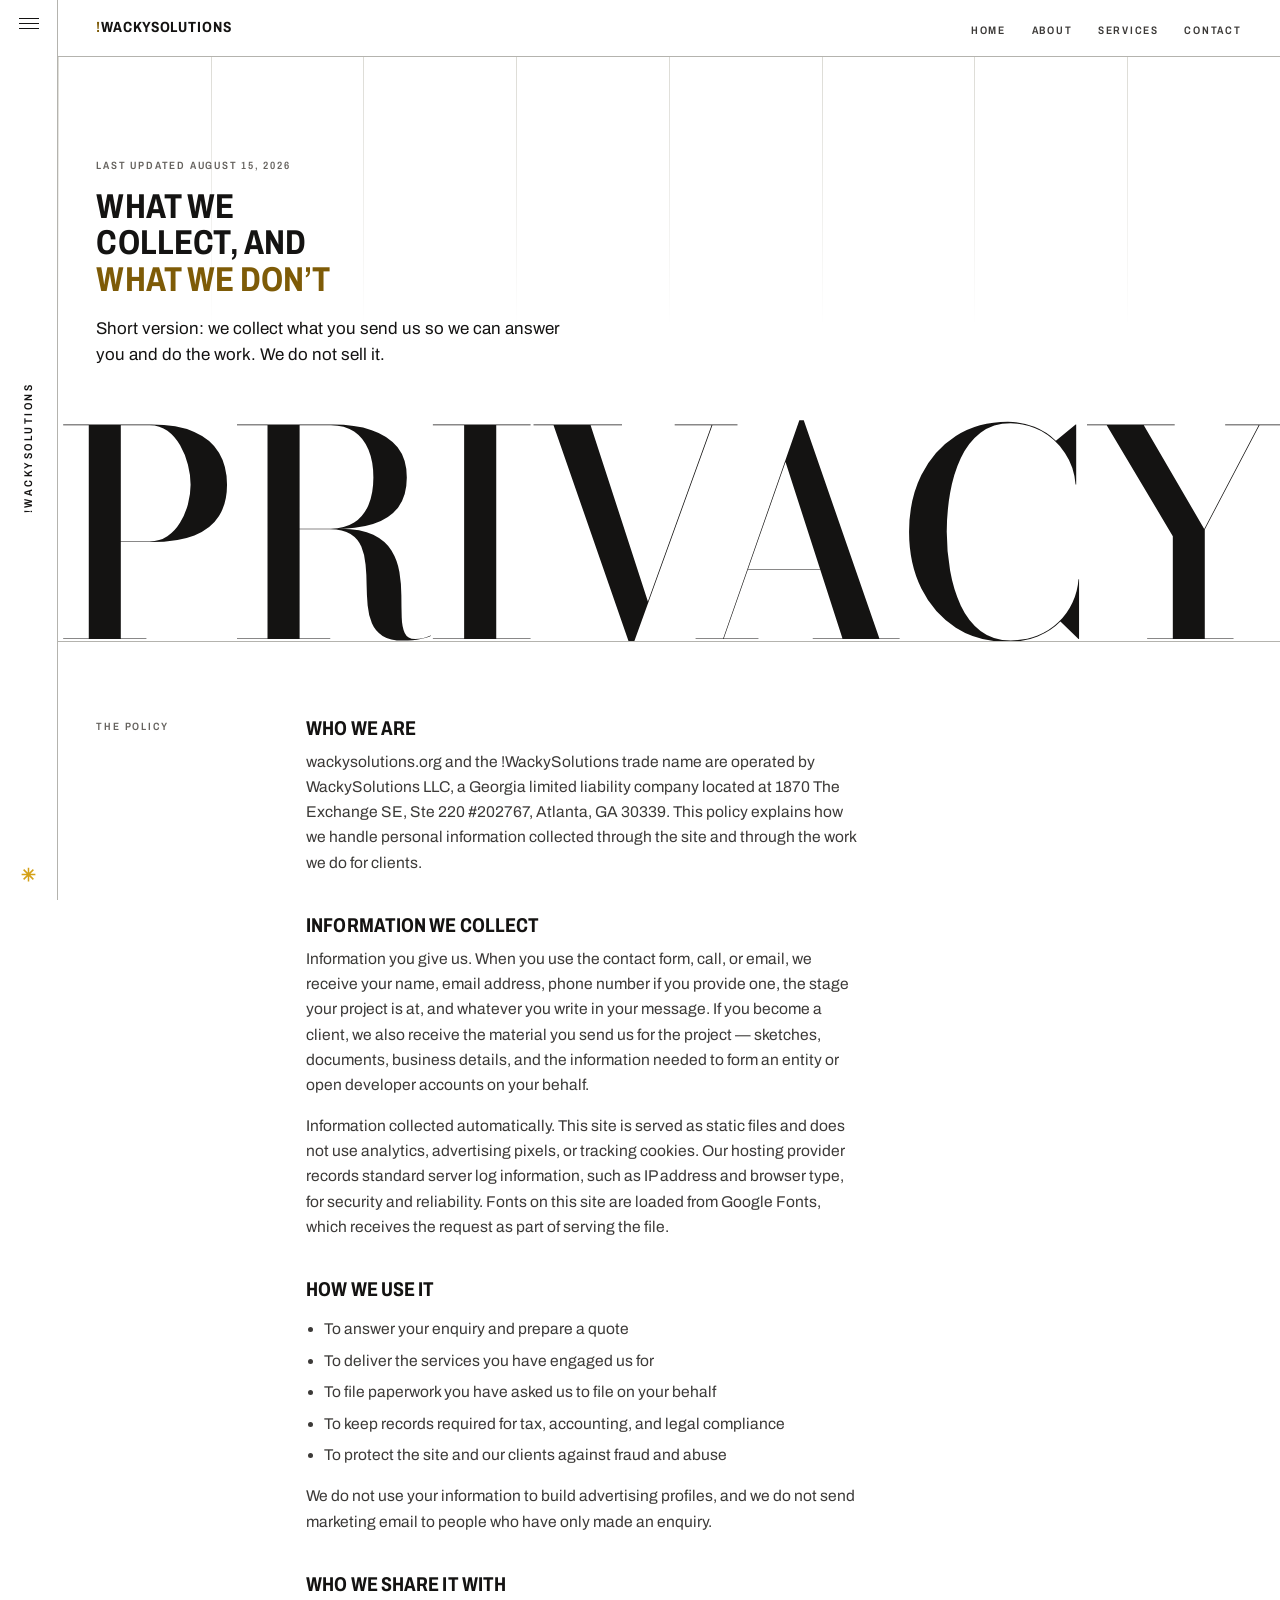
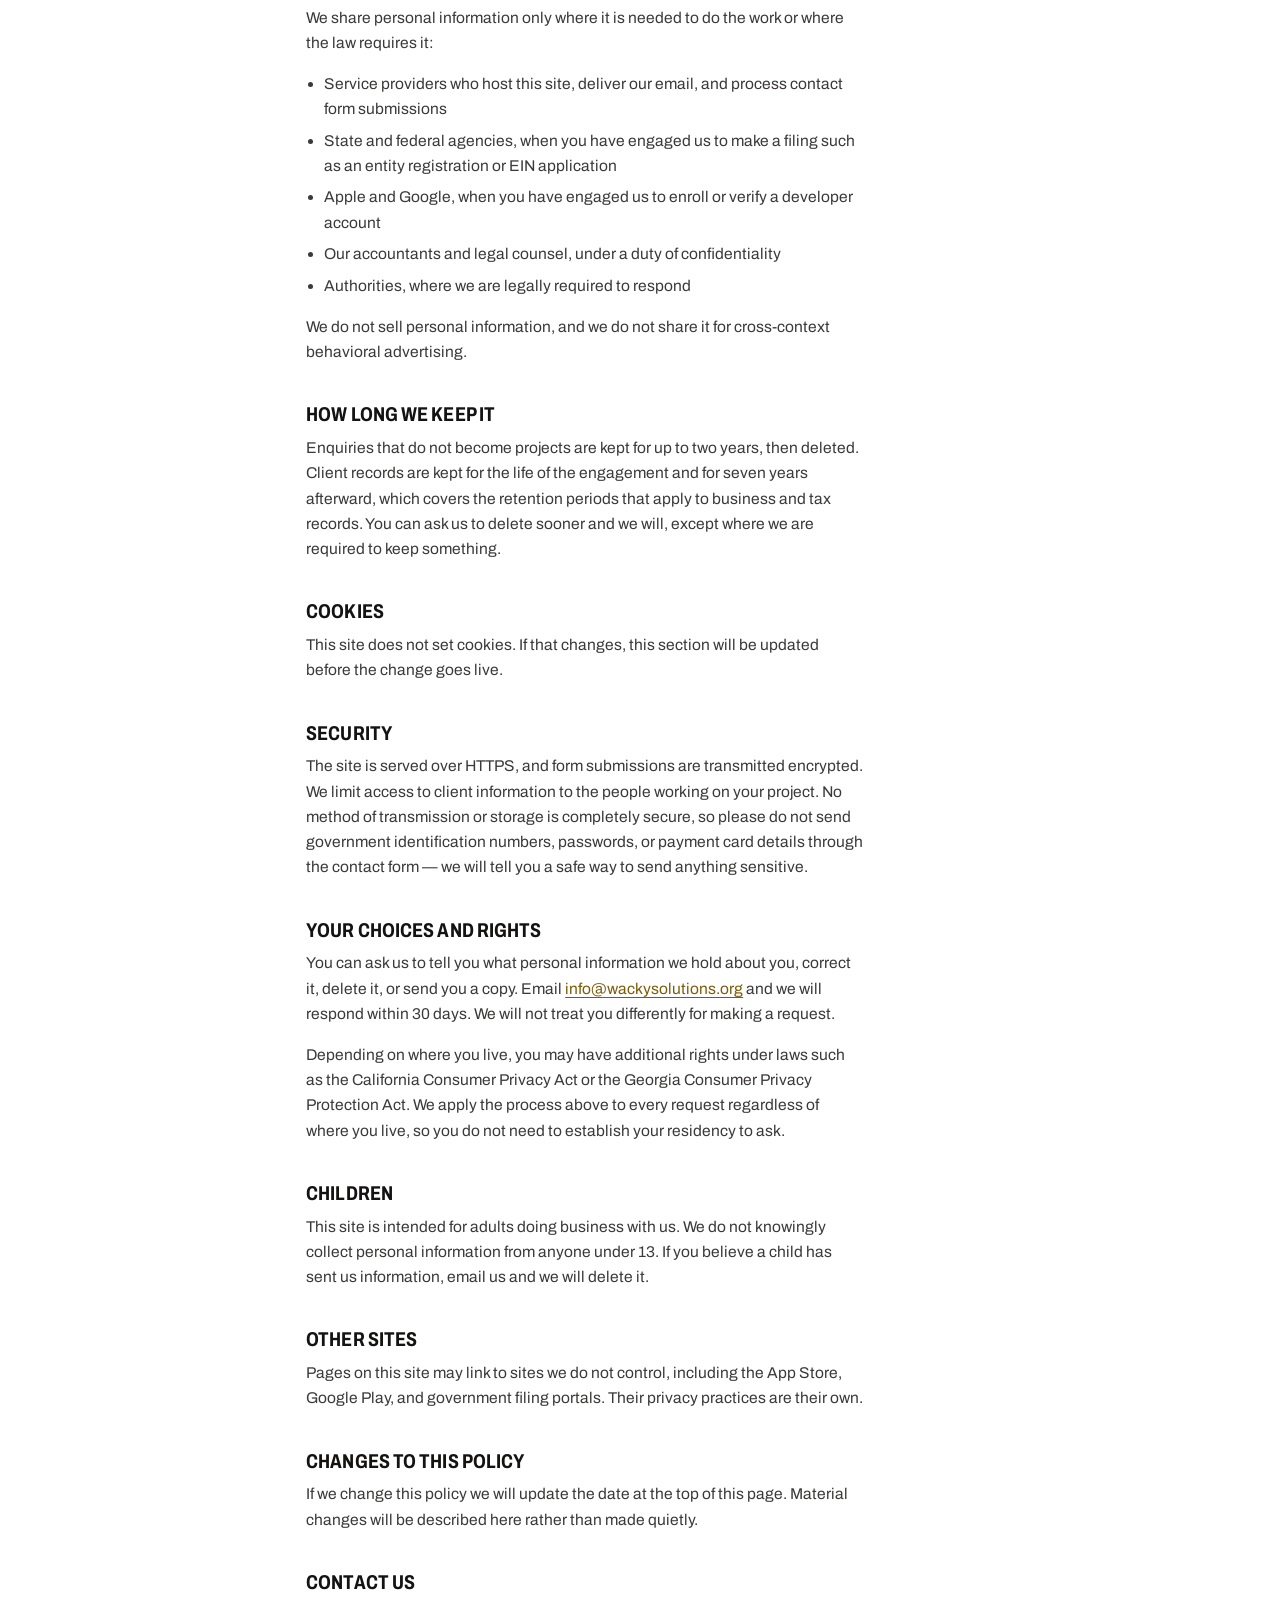
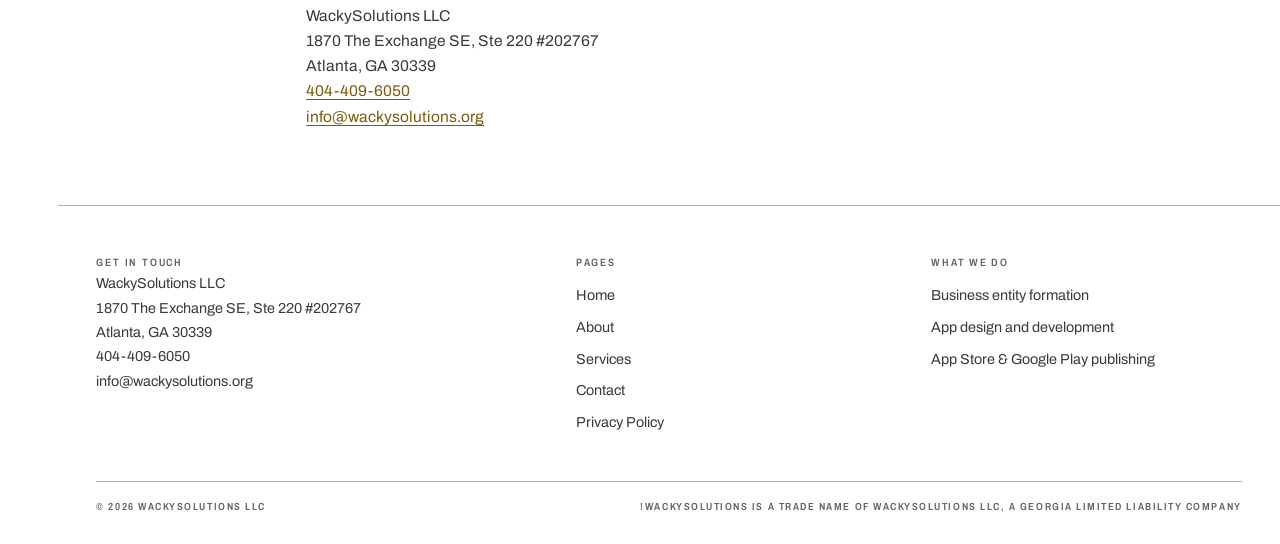
<file: privacy.html>
<!DOCTYPE html>
<html lang="en">
<head>
<meta charset="utf-8">
<meta name="viewport" content="width=device-width, initial-scale=1">
<title>Privacy Policy — !WackySolutions</title>
<meta name="description" content="What !WackySolutions collects, why we collect it, who we share it with, and how to ask us to delete it.">
<meta name="robots" content="noindex, follow">
<link rel="icon" href="assets/favicon.svg" type="image/svg+xml">
  <link rel="manifest" href="/site.webmanifest">
<link rel="preconnect" href="https://fonts.googleapis.com">
<link rel="preconnect" href="https://fonts.gstatic.com" crossorigin>
<link href="https://fonts.googleapis.com/css2?family=Archivo:wdth,wght@62..125,400..800&family=Bodoni+Moda:opsz,wght@6..96,400..700&display=swap" rel="stylesheet">
<script>document.documentElement.classList.add("js");</script>
<link rel="stylesheet" href="assets/css/site.css">
<script src="assets/js/site.js" defer></script>
</head>
<body>
<a class="skip-link" href="#main">Skip to content</a>

<div class="rail" aria-hidden="true">
  <span class="rail-glyph"><span></span><span></span><span></span></span>
  <a class="rail-brand" href="index.html" tabindex="-1">!WackySolutions</a>
  <svg class="asterisk" viewBox="0 0 24 24" aria-hidden="true"><path d="M12 1v22M1 12h22M4.2 4.2l15.6 15.6M19.8 4.2L4.2 19.8" stroke="#D4A017" stroke-width="2.4" fill="none"/></svg>
</div>

<header class="topbar">
  <div class="shell topbar-inner">
    <a class="brand" href="index.html"><span><span class="hot">!</span>WackySolutions</span></a>
    <button class="nav-toggle" type="button" aria-expanded="false" aria-controls="primary-nav">Menu</button>
    <nav aria-label="Primary">
      <ul class="nav-list" id="primary-nav">
        <li><a class="nav-link" href="index.html">Home</a></li>
        <li><a class="nav-link" href="about.html">About</a></li>
        <li><a class="nav-link" href="services.html">Services</a></li>
        <li><a class="nav-link" href="contact.html">Contact</a></li>
      </ul>
    </nav>
  </div>
</header>

<main id="main">
  <section class="hero">
    <div class="shell hero-top">
      <div class="hero-head">
        <p class="label">Last updated August 15, 2026</p>
        <h1 class="kicker">What we collect, and <span class="hot">what we don&rsquo;t</span></h1>
        <p class="lede">Short version: we collect what you send us so we can answer you and do the work. We do not sell it.</p>
      </div>
      <div></div>
    </div>
    <div class="markrow" style="--mark-size: 20vw; --mark-size-sm: 26vw">
      <div class="pagemark" aria-hidden="true">Privacy</div>
    </div>
  </section>

  <!-- Note for the site owner: this policy describes a site with a contact form,
       no analytics and no advertising cookies. If you add analytics, chat, ads or
       tracking pixels, update the "Information we collect" and "Cookies" sections
       to match, and have counsel review before launch. -->

  <section class="section section-flush">
    <div class="shell split reveal">
      <div class="split-label"><p class="label">The policy</p></div>
      <div class="split-body">
        <div class="legal">
        <h2>Who we are</h2>
        <p>wackysolutions.org and the !WackySolutions trade name are operated by WackySolutions LLC, a Georgia limited liability company located at 1870 The Exchange SE, Ste 220 #202767, Atlanta, GA 30339. This policy explains how we handle personal information collected through the site and through the work we do for clients.</p>

        <h2>Information we collect</h2>
        <p>Information you give us. When you use the contact form, call, or email, we receive your name, email address, phone number if you provide one, the stage your project is at, and whatever you write in your message. If you become a client, we also receive the material you send us for the project &mdash; sketches, documents, business details, and the information needed to form an entity or open developer accounts on your behalf.</p>
        <p>Information collected automatically. This site is served as static files and does not use analytics, advertising pixels, or tracking cookies. Our hosting provider records standard server log information, such as IP address and browser type, for security and reliability. Fonts on this site are loaded from Google Fonts, which receives the request as part of serving the file.</p>

        <h2>How we use it</h2>
        <ul>
          <li>To answer your enquiry and prepare a quote</li>
          <li>To deliver the services you have engaged us for</li>
          <li>To file paperwork you have asked us to file on your behalf</li>
          <li>To keep records required for tax, accounting, and legal compliance</li>
          <li>To protect the site and our clients against fraud and abuse</li>
        </ul>
        <p>We do not use your information to build advertising profiles, and we do not send marketing email to people who have only made an enquiry.</p>

        <h2>Who we share it with</h2>
        <p>We share personal information only where it is needed to do the work or where the law requires it:</p>
        <ul>
          <li>Service providers who host this site, deliver our email, and process contact form submissions</li>
          <li>State and federal agencies, when you have engaged us to make a filing such as an entity registration or EIN application</li>
          <li>Apple and Google, when you have engaged us to enroll or verify a developer account</li>
          <li>Our accountants and legal counsel, under a duty of confidentiality</li>
          <li>Authorities, where we are legally required to respond</li>
        </ul>
        <p>We do not sell personal information, and we do not share it for cross-context behavioral advertising.</p>

        <h2>How long we keep it</h2>
        <p>Enquiries that do not become projects are kept for up to two years, then deleted. Client records are kept for the life of the engagement and for seven years afterward, which covers the retention periods that apply to business and tax records. You can ask us to delete sooner and we will, except where we are required to keep something.</p>

        <h2>Cookies</h2>
        <p>This site does not set cookies. If that changes, this section will be updated before the change goes live.</p>

        <h2>Security</h2>
        <p>The site is served over HTTPS, and form submissions are transmitted encrypted. We limit access to client information to the people working on your project. No method of transmission or storage is completely secure, so please do not send government identification numbers, passwords, or payment card details through the contact form &mdash; we will tell you a safe way to send anything sensitive.</p>

        <h2>Your choices and rights</h2>
        <p>You can ask us to tell you what personal information we hold about you, correct it, delete it, or send you a copy. Email <a href="mailto:info@wackysolutions.org">info@wackysolutions.org</a> and we will respond within 30 days. We will not treat you differently for making a request.</p>
        <p>Depending on where you live, you may have additional rights under laws such as the California Consumer Privacy Act or the Georgia Consumer Privacy Protection Act. We apply the process above to every request regardless of where you live, so you do not need to establish your residency to ask.</p>

        <h2>Children</h2>
        <p>This site is intended for adults doing business with us. We do not knowingly collect personal information from anyone under 13. If you believe a child has sent us information, email us and we will delete it.</p>

        <h2>Other sites</h2>
        <p>Pages on this site may link to sites we do not control, including the App Store, Google Play, and government filing portals. Their privacy practices are their own.</p>

        <h2>Changes to this policy</h2>
        <p>If we change this policy we will update the date at the top of this page. Material changes will be described here rather than made quietly.</p>

        <h2>Contact us</h2>
        <p>
          WackySolutions LLC<br>
          1870 The Exchange SE, Ste 220 #202767<br>
          Atlanta, GA 30339<br>
          <a href="tel:+14044096050">404-409-6050</a><br>
          <a href="mailto:info@wackysolutions.org">info@wackysolutions.org</a>
        </p>
        </div>
      </div>
    </div>
  </section>

</main>

<footer class="site-footer">
  <div class="shell">
    <div class="footer-grid">
      <div>
        <p class="label">Get in touch</p>
        <address>
          WackySolutions LLC<br>
          1870 The Exchange SE, Ste 220 #202767<br>
          Atlanta, GA 30339<br>
          <a href="tel:+14044096050">404-409-6050</a><br>
          <a href="mailto:info@wackysolutions.org">info@wackysolutions.org</a>
        </address>
      </div>
      <div>
        <p class="label">Pages</p>
        <ul class="footer-list">
          <li><a href="index.html">Home</a></li>
          <li><a href="about.html">About</a></li>
          <li><a href="services.html">Services</a></li>
          <li><a href="contact.html">Contact</a></li>
          <li><a href="privacy.html">Privacy Policy</a></li>
        </ul>
      </div>
      <div>
        <p class="label">What we do</p>
        <ul class="footer-list">
          <li><a href="services.html#formation">Business entity formation</a></li>
          <li><a href="services.html#build">App design and development</a></li>
          <li><a href="services.html#publishing">App Store &amp; Google Play publishing</a></li>
        </ul>
      </div>
    </div>
    <div class="footer-bottom">
      <span>&copy; <span id="year">2026</span> WackySolutions LLC</span>
      <span>!WackySolutions is a trade name of WackySolutions LLC, a Georgia limited liability company</span>
    </div>
  </div>
</footer>

</body>
</html>
</file>
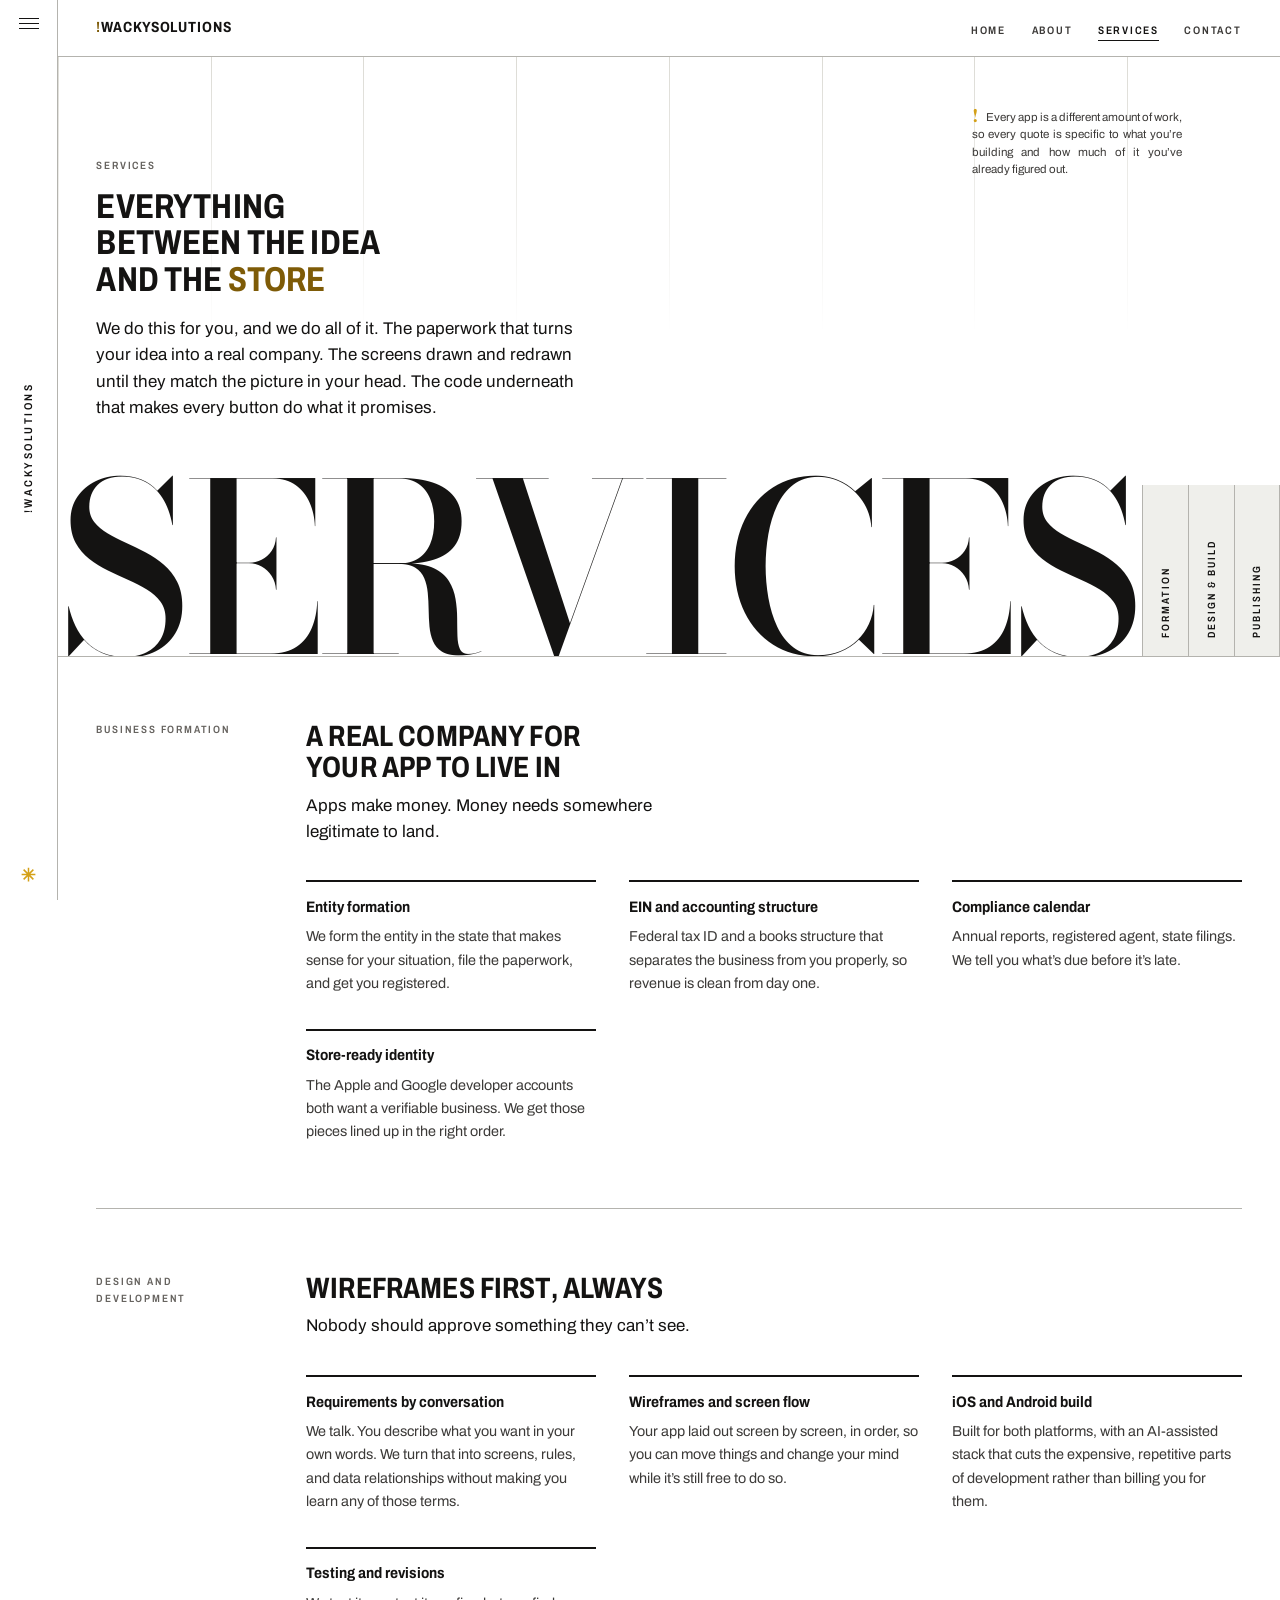
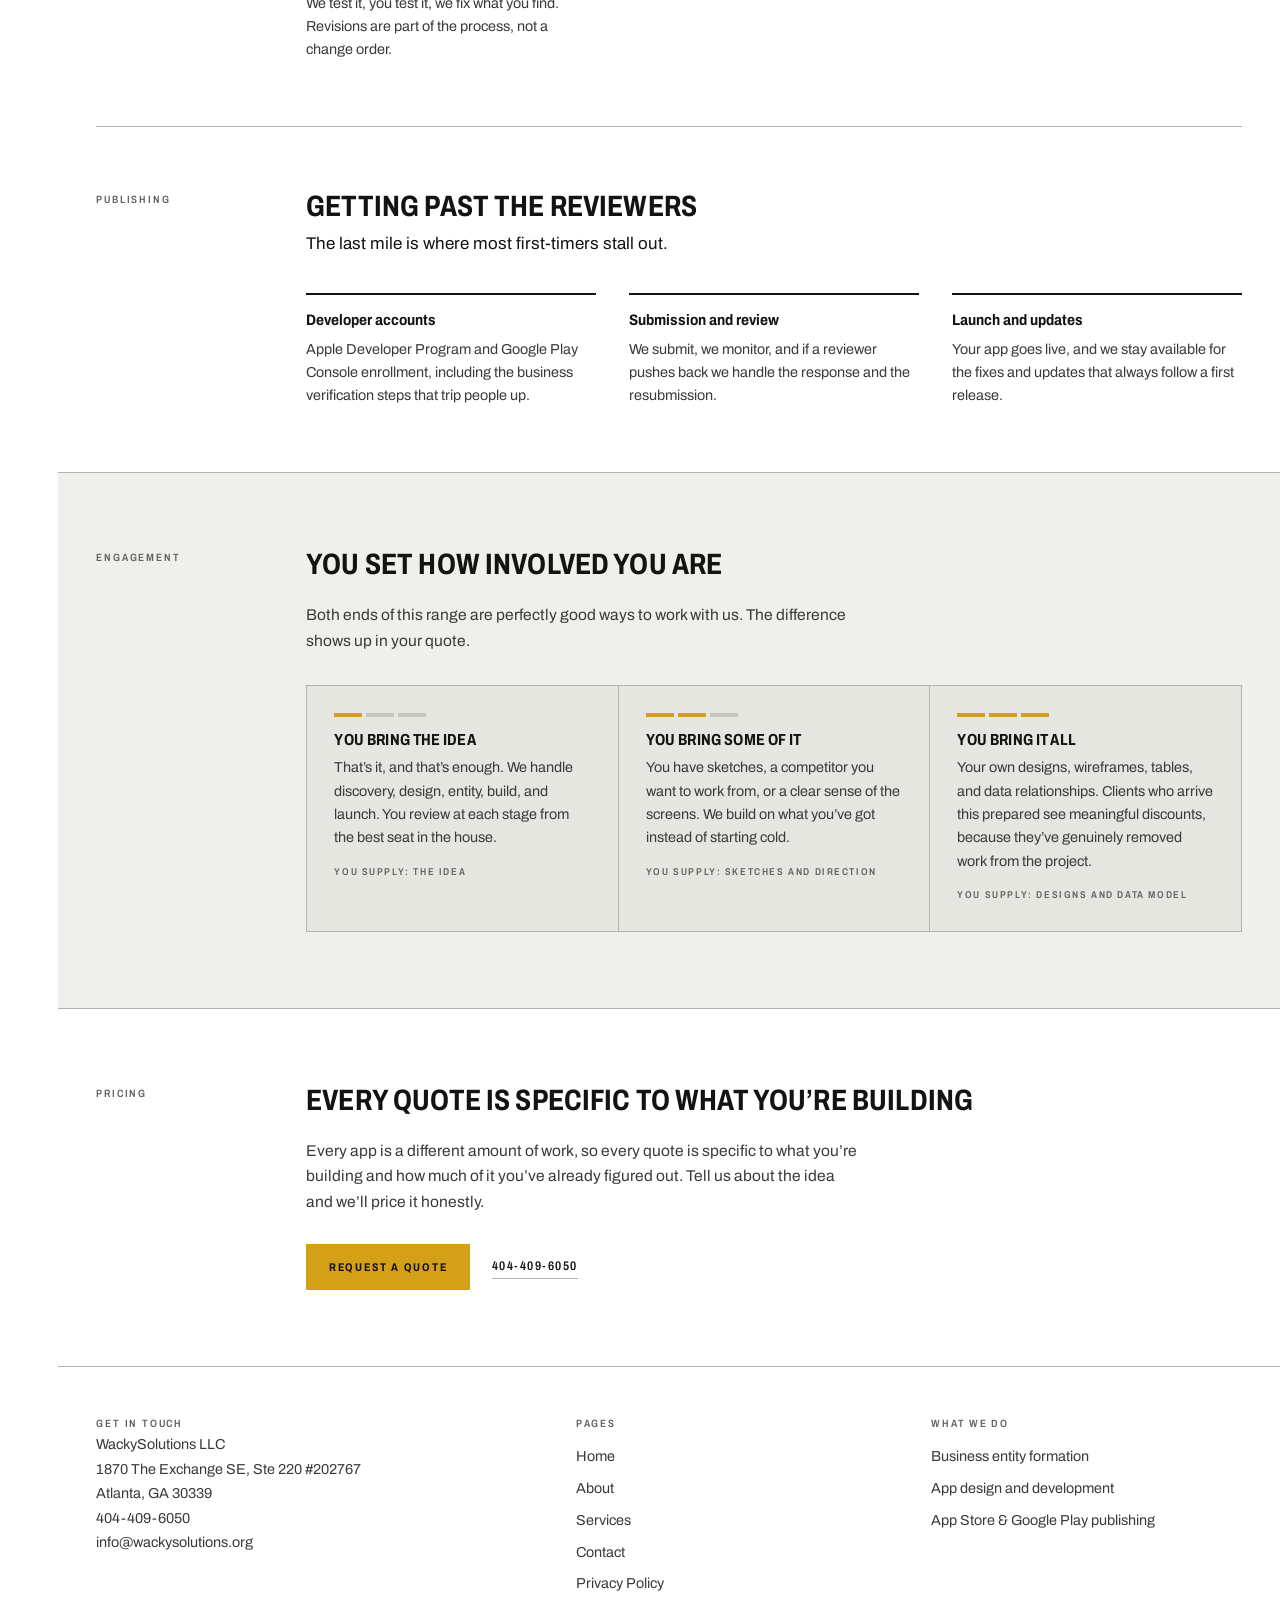
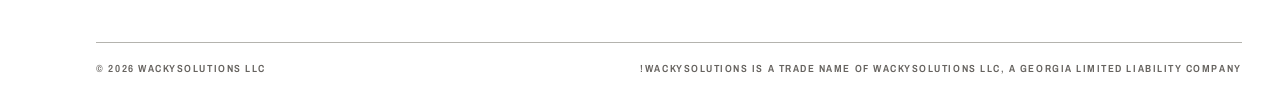
<file: services.html>
<!DOCTYPE html>
<html lang="en">
<head>
<meta charset="utf-8">
<meta name="viewport" content="width=device-width, initial-scale=1">
<title>Services — !WackySolutions</title>
<meta name="description" content="Business formation, app design and development, and App Store and Google Play publishing — everything between the idea and the store, from one company.">
<link rel="icon" href="assets/favicon.svg" type="image/svg+xml">
  <link rel="manifest" href="/site.webmanifest">
<link rel="preconnect" href="https://fonts.googleapis.com">
<link rel="preconnect" href="https://fonts.gstatic.com" crossorigin>
<link href="https://fonts.googleapis.com/css2?family=Archivo:wdth,wght@62..125,400..800&family=Bodoni+Moda:opsz,wght@6..96,400..700&display=swap" rel="stylesheet">
<script>document.documentElement.classList.add("js");</script>
<link rel="stylesheet" href="assets/css/site.css">
<script src="assets/js/site.js" defer></script>
</head>
<body>
<a class="skip-link" href="#main">Skip to content</a>

<div class="rail" aria-hidden="true">
  <span class="rail-glyph"><span></span><span></span><span></span></span>
  <a class="rail-brand" href="index.html" tabindex="-1">!WackySolutions</a>
  <svg class="asterisk" viewBox="0 0 24 24" aria-hidden="true"><path d="M12 1v22M1 12h22M4.2 4.2l15.6 15.6M19.8 4.2L4.2 19.8" stroke="#D4A017" stroke-width="2.4" fill="none"/></svg>
</div>

<header class="topbar">
  <div class="shell topbar-inner">
    <a class="brand" href="index.html"><span><span class="hot">!</span>WackySolutions</span></a>
    <button class="nav-toggle" type="button" aria-expanded="false" aria-controls="primary-nav">Menu</button>
    <nav aria-label="Primary">
      <ul class="nav-list" id="primary-nav">
        <li><a class="nav-link" href="index.html">Home</a></li>
        <li><a class="nav-link" href="about.html">About</a></li>
        <li><a class="nav-link" href="services.html" aria-current="page">Services</a></li>
        <li><a class="nav-link" href="contact.html">Contact</a></li>
      </ul>
    </nav>
  </div>
</header>

<main id="main">
  <section class="hero">
    <div class="shell hero-top">
      <div class="hero-head">
        <p class="label">Services</p>
        <h1 class="kicker">Everything between the idea and the <span class="hot">store</span></h1>
        <p class="lede">We do this for you, and we do all of it. The paperwork that turns your idea into a real company. The screens drawn and redrawn until they match the picture in your head. The code underneath that makes every button do what it promises.</p>
      </div>
      <div class="hero-note"><p class="micro">Every app is a different amount of work, so every quote is specific to what you&rsquo;re building and how much of it you&rsquo;ve already figured out.</p></div>
    </div>
    <div class="markrow" style="--mark-size: 18vw; --mark-size-sm: 23vw">
      <div class="pagemark" aria-hidden="true">Services</div>
      <nav class="stack" aria-label="Service areas">
        <a href="#formation"><span>Formation</span></a>
        <a href="#build"><span>Design &amp; build</span></a>
        <a href="#publishing"><span>Publishing</span></a>
      </nav>
    </div>
  <nav class="stack-flat" aria-label="Service areas">
    <a href="#formation">Formation</a>
    <a href="#build">Design &amp; build</a>
    <a href="#publishing">Publishing</a>
  </nav>
  </section>

  <div class="shell">
    <section class="service reveal" id="formation" style="border-top:0">
      <div class="split">
        <div class="split-label"><p class="label">Business formation</p></div>
        <div class="split-body">
          <div class="service-head">
            <h2>A real company for your app to live in</h2>
            <p class="lede">Apps make money. Money needs somewhere legitimate to land.</p>
          </div>
          <div class="detail-grid">
            <div class="detail">
              <h4>Entity formation</h4>
              <p>We form the entity in the state that makes sense for your situation, file the paperwork, and get you registered.</p>
            </div>
            <div class="detail">
              <h4>EIN and accounting structure</h4>
              <p>Federal tax ID and a books structure that separates the business from you properly, so revenue is clean from day one.</p>
            </div>
            <div class="detail">
              <h4>Compliance calendar</h4>
              <p>Annual reports, registered agent, state filings. We tell you what&rsquo;s due before it&rsquo;s late.</p>
            </div>
            <div class="detail">
              <h4>Store-ready identity</h4>
              <p>The Apple and Google developer accounts both want a verifiable business. We get those pieces lined up in the right order.</p>
            </div>
          </div>
        </div>
      </div>
    </section>

    <section class="service reveal" id="build">
      <div class="split">
        <div class="split-label"><p class="label">Design and development</p></div>
        <div class="split-body">
          <div class="service-head">
            <h2>Wireframes first, always</h2>
            <p class="lede">Nobody should approve something they can&rsquo;t see.</p>
          </div>
          <div class="detail-grid">
            <div class="detail">
              <h4>Requirements by conversation</h4>
              <p>We talk. You describe what you want in your own words. We turn that into screens, rules, and data relationships without making you learn any of those terms.</p>
            </div>
            <div class="detail">
              <h4>Wireframes and screen flow</h4>
              <p>Your app laid out screen by screen, in order, so you can move things and change your mind while it&rsquo;s still free to do so.</p>
            </div>
            <div class="detail">
              <h4>iOS and Android build</h4>
              <p>Built for both platforms, with an AI-assisted stack that cuts the expensive, repetitive parts of development rather than billing you for them.</p>
            </div>
            <div class="detail">
              <h4>Testing and revisions</h4>
              <p>We test it, you test it, we fix what you find. Revisions are part of the process, not a change order.</p>
            </div>
          </div>
        </div>
      </div>
    </section>

    <section class="service reveal" id="publishing">
      <div class="split">
        <div class="split-label"><p class="label">Publishing</p></div>
        <div class="split-body">
          <div class="service-head">
            <h2>Getting past the reviewers</h2>
            <p class="lede">The last mile is where most first-timers stall out.</p>
          </div>
          <div class="detail-grid">
            <div class="detail">
              <h4>Developer accounts</h4>
              <p>Apple Developer Program and Google Play Console enrollment, including the business verification steps that trip people up.</p>
            </div>
            <div class="detail">
              <h4>Submission and review</h4>
              <p>We submit, we monitor, and if a reviewer pushes back we handle the response and the resubmission.</p>
            </div>
            <div class="detail">
              <h4>Launch and updates</h4>
              <p>Your app goes live, and we stay available for the fixes and updates that always follow a first release.</p>
            </div>
          </div>
        </div>
      </div>
    </section>

  </div>

  <section class="section section-tint">
    <div class="shell split reveal">
      <div class="split-label"><p class="label">Engagement</p></div>
      <div class="split-body">
        <h2>You set how involved you are</h2>
        <p>Both ends of this range are perfectly good ways to work with us. The difference shows up in your quote.</p>
        <div class="tier-grid">
          <div class="tier">
            <div class="meter" aria-hidden="true"><span class="on"></span><span></span><span></span></div>
            <h3>You bring the idea</h3>
            <p>That&rsquo;s it, and that&rsquo;s enough. We handle discovery, design, entity, build, and launch. You review at each stage from the best seat in the house.</p>
            <span class="meter-caption">You supply: the idea</span>
          </div>
          <div class="tier">
            <div class="meter" aria-hidden="true"><span class="on"></span><span class="on"></span><span></span></div>
            <h3>You bring some of it</h3>
            <p>You have sketches, a competitor you want to work from, or a clear sense of the screens. We build on what you&rsquo;ve got instead of starting cold.</p>
            <span class="meter-caption">You supply: sketches and direction</span>
          </div>
          <div class="tier">
            <div class="meter" aria-hidden="true"><span class="on"></span><span class="on"></span><span class="on"></span></div>
            <h3>You bring it all</h3>
            <p>Your own designs, wireframes, tables, and data relationships. Clients who arrive this prepared see meaningful discounts, because they&rsquo;ve genuinely removed work from the project.</p>
            <span class="meter-caption">You supply: designs and data model</span>
          </div>
        </div>
      </div>
    </div>
  </section>

  <section class="section">
    <div class="shell split reveal">
      <div class="split-label"><p class="label">Pricing</p></div>
      <div class="split-body">
        <h2>Every quote is specific to what you&rsquo;re building</h2>
        <p>Every app is a different amount of work, so every quote is specific to what you&rsquo;re building and how much of it you&rsquo;ve already figured out. Tell us about the idea and we&rsquo;ll price it honestly.</p>
        <div class="cta-row">
          <a class="btn" href="contact.html">Request a quote</a>
          <a class="tel-link" href="tel:+14044096050">404-409-6050</a>
        </div>
      </div>
    </div>
  </section>

</main>

<footer class="site-footer">
  <div class="shell">
    <div class="footer-grid">
      <div>
        <p class="label">Get in touch</p>
        <address>
          WackySolutions LLC<br>
          1870 The Exchange SE, Ste 220 #202767<br>
          Atlanta, GA 30339<br>
          <a href="tel:+14044096050">404-409-6050</a><br>
          <a href="mailto:info@wackysolutions.org">info@wackysolutions.org</a>
        </address>
      </div>
      <div>
        <p class="label">Pages</p>
        <ul class="footer-list">
          <li><a href="index.html">Home</a></li>
          <li><a href="about.html">About</a></li>
          <li><a href="services.html">Services</a></li>
          <li><a href="contact.html">Contact</a></li>
          <li><a href="privacy.html">Privacy Policy</a></li>
        </ul>
      </div>
      <div>
        <p class="label">What we do</p>
        <ul class="footer-list">
          <li><a href="services.html#formation">Business entity formation</a></li>
          <li><a href="services.html#build">App design and development</a></li>
          <li><a href="services.html#publishing">App Store &amp; Google Play publishing</a></li>
        </ul>
      </div>
    </div>
    <div class="footer-bottom">
      <span>&copy; <span id="year">2026</span> WackySolutions LLC</span>
      <span>!WackySolutions is a trade name of WackySolutions LLC, a Georgia limited liability company</span>
    </div>
  </div>
</footer>

</body>
</html>
</file>
<file: assets/css/site.css>
/* =========================================================
   !WackySolutions LLC — site styles
   Editorial layout: flat light ground, hairline rules,
   vertical rails, one oversized serif page mark per page.
   Everything tunable lives in :root.
   ========================================================= */

:root {
  /* Ground — white carries the page; the greys are bands laid on top of it,
     stepping darker rather than lighter, so a tinted section reads as a
     deliberate stripe instead of a slightly different flavour of grey. */
  --paper:     #FFFFFF;
  --paper-2:   #EFEFEB;
  --panel:     #E6E6E0;

  /* Ink */
  --ink:       #141312;
  --ink-2:     #3C3A38;
  --ink-3:     #66635F;   /* darkened with the inversion: the greys are now
                             the darkest ground, so muted text had to follow */

  /* Hairlines */
  --rule:      #B4B3AE;
  --rule-soft: #DCDBD5;   /* softened: hairlines read louder on white */

  /* The one accent — gold.
     --accent is the bright mark: fills, bullets, buttons, big graphics.
     --accent-text is the same hue darkened for anything set as text, so it
     stays legible on the light ground (gold at full brightness is only
     about 1.9:1 against --paper, which is unreadable at body sizes).
     --error is functional only, for failed form submissions. */
  --accent:      #D4A017;
  /* The SOLUTIONS mark — present at a glance, never competing with WACKY. */
  --watermark:   rgba(20, 19, 18, 0.065);
  --accent-text: #7E5B07;
  --error:       #A32014;

  /* Type */
  --display: "Bodoni Moda", "Times New Roman", Times, serif;
  --sans:    "Archivo", "Helvetica Neue", Arial, sans-serif;

  /* Layout */
  --rail:   58px;
  --shell:  1320px;
  --gutter: clamp(1.15rem, 3vw, 2.5rem);
}

/* ---------- Reset ---------- */
*, *::before, *::after { box-sizing: border-box; }
html { -webkit-text-size-adjust: 100%; scroll-behavior: smooth; }
body {
  margin: 0;
  background: var(--paper);
  color: var(--ink);
  font-family: var(--sans);
  font-size: 0.975rem;
  line-height: 1.62;
  -webkit-font-smoothing: antialiased;
}
img { max-width: 100%; display: block; }
a { color: var(--accent-text); text-decoration-thickness: 1px; text-underline-offset: 3px; }
a:hover { color: var(--ink); }
:focus-visible { outline: 2px solid var(--ink); outline-offset: 3px; }

/* ---------- Type ---------- */
h1, h2, h3, h4 { margin: 0; color: var(--ink); }

/* Condensed uppercase headlines */
.kicker, h2, h3 {
  font-family: var(--sans);
  font-stretch: 78%;
  font-weight: 700;
  text-transform: uppercase;
  letter-spacing: 0.005em;
  line-height: 1.06;
  text-wrap: balance;
}
.kicker { font-size: clamp(1.5rem, 2.7vw, 2.35rem); max-width: 17ch; }
h2 { font-size: clamp(1.35rem, 2.3vw, 2rem); }
h3 { font-size: 1rem; letter-spacing: 0.02em; }
h4 { font-family: var(--sans); font-stretch: 88%; font-weight: 700; font-size: 0.95rem; }

.hot { color: var(--accent-text); }

p { margin: 0 0 1em; max-width: 62ch; color: var(--ink-2); }
p:last-child { margin-bottom: 0; }
.lede { font-size: 1.06rem; line-height: 1.55; color: var(--ink); max-width: 48ch; }

.label {
  font-family: var(--sans);
  font-stretch: 82%;
  font-size: 0.66rem;
  font-weight: 600;
  letter-spacing: 0.17em;
  text-transform: uppercase;
  color: var(--ink-3);
  margin: 0;
}

/* Justified micro column, like the reference's intro block */
.micro {
  font-size: 0.72rem;
  line-height: 1.5;
  text-align: justify;
  hyphens: auto;
  color: var(--ink-2);
  max-width: 30ch;
}
.micro::before {
  content: "!";
  display: inline-block;
  font-family: var(--display);
  font-weight: 700;
  font-size: 1.5em;
  line-height: 0.7;
  vertical-align: -0.06em;
  color: var(--accent);
  margin-right: 0.4em;
}

/* ---------- Shell ---------- */
.shell {
  width: 100%;
  max-width: var(--shell);
  margin-inline: auto;
  padding-inline: var(--gutter);
}

.skip-link {
  position: absolute; left: -9999px; top: 0; z-index: 200;
  background: var(--ink); color: #fff; padding: 0.6rem 1rem;
  font-size: 0.75rem; letter-spacing: 0.1em; text-transform: uppercase;
}
.skip-link:focus { left: 0.5rem; top: 0.5rem; color: #fff; }

/* ---------- Left rail ---------- */
.rail {
  position: fixed;
  inset: 0 auto 0 0;
  width: var(--rail);
  border-right: 1px solid var(--rule);
  background: var(--paper);
  display: none;
  flex-direction: column;
  align-items: center;
  justify-content: space-between;
  padding-block: 1.1rem;
  z-index: 50;
}
.rail-glyph { display: flex; flex-direction: column; gap: 4px; }
.rail-glyph span { display: block; width: 20px; height: 1px; background: var(--ink); }
.rail-brand {
  writing-mode: vertical-rl;
  transform: rotate(180deg);
  font-stretch: 82%;
  font-weight: 600;
  font-size: 0.7rem;
  letter-spacing: 0.22em;
  text-transform: uppercase;
  color: var(--ink);
  text-decoration: none;
}
.rail-brand:hover { color: var(--accent-text); }
.asterisk { width: 15px; height: 15px; fill: var(--accent); }

/* ---------- Top bar ---------- */
.topbar {
  position: sticky;
  top: 0;
  z-index: 40;
  background: var(--paper);
  border-bottom: 1px solid var(--rule);
}
.topbar-inner {
  display: flex;
  align-items: center;
  justify-content: space-between;
  gap: 1rem;
  min-height: 56px;
}
.brand {
  display: inline-flex;
  align-items: baseline;
  gap: 0.4em;
  font-stretch: 82%;
  font-weight: 700;
  font-size: 0.92rem;
  letter-spacing: 0.06em;
  text-transform: uppercase;
  color: var(--ink);
  text-decoration: none;
}
.brand-suffix { font-size: 0.6rem; font-weight: 500; letter-spacing: 0.18em; color: var(--ink-3); }

.nav-list { display: flex; align-items: center; gap: clamp(0.9rem, 2vw, 2rem); list-style: none; margin: 0; padding: 0; }
.nav-link {
  font-stretch: 82%;
  font-size: 0.68rem;
  font-weight: 600;
  letter-spacing: 0.16em;
  text-transform: uppercase;
  color: var(--ink-2);
  text-decoration: none;
  padding-block: 0.3rem;
  border-bottom: 1px solid transparent;
  white-space: nowrap;
}
.nav-link:hover { color: var(--ink); border-bottom-color: var(--accent); }
.nav-link[aria-current="page"] { color: var(--ink); border-bottom-color: var(--ink); }

.nav-toggle {
  display: none;
  background: none;
  border: 1px solid var(--rule);
  padding: 0.4rem 0.7rem;
  font-family: var(--sans);
  font-stretch: 82%;
  font-size: 0.66rem;
  font-weight: 600;
  letter-spacing: 0.16em;
  text-transform: uppercase;
  color: var(--ink);
  cursor: pointer;
}

/* ---------- Hero ---------- */
.hero {
  position: relative;
  overflow: hidden;
  border-bottom: 1px solid var(--rule);
  display: flex;
  flex-direction: column;
}
.hero-tall { min-height: calc(100svh - 57px); }

/* Faint vertical column rules, fading downward */
.hero::before {
  content: "";
  position: absolute; inset: 0;
  background-image: repeating-linear-gradient(to right, var(--rule-soft) 0 1px, transparent 1px calc(100% / 8));
  mask-image: linear-gradient(to bottom, #000 0%, transparent 46%);
  -webkit-mask-image: linear-gradient(to bottom, #000 0%, transparent 46%);
  pointer-events: none;
}
.hero-top {
  position: relative;
  flex: 1;
  display: grid;
  grid-template-columns: minmax(0, 1fr) minmax(0, 30ch);
  align-items: start;
  gap: clamp(1.5rem, 4vw, 3rem);
  padding-block: clamp(2rem, 5vw, 3.25rem) clamp(2.5rem, 6vw, 4rem);
}
.hero-head { align-self: center; padding-top: clamp(0.5rem, 4vw, 3rem); }
.hero-head .label { margin-bottom: 0.9rem; }
.hero-head .lede { margin-top: 1.1rem; }

/* The page mark: one oversized serif word, cropped by the hero edge */
.markrow { position: relative; display: flex; align-items: flex-end; }
.pagemark {
  flex: 1;
  min-width: 0;
  font-family: var(--display);
  font-weight: 500;
  font-size: var(--mark-size, 22vw);
  line-height: 0.72;
  letter-spacing: -0.025em;
  text-transform: uppercase;
  white-space: nowrap;
  margin-bottom: -0.03em;
  user-select: none;
}
.pagemark .hot { color: var(--accent); } /* giant: brightness is fine at this scale */

/* The other half of the name. WACKY is the shout; SOLUTIONS is the ground it
   stands on, tracked out to sit under the mark at roughly the same width. */
.submark {
  font-family: var(--display);
  font-weight: 500;
  /* Sized so the nine letters span the same measure as the six above them,
     and flush left with the "!" so the two lines read as one lockup. */
  font-size: var(--submark-size, 13.3vw);
  line-height: 0.8;
  letter-spacing: 0.083em;
  text-transform: uppercase;
  white-space: nowrap;
  color: var(--watermark);
  user-select: none;
  margin-top: 0.02em;
}
.pagemark > .pm-inner { display: inline-block; }

/* Vertical tabs at the right edge of the mark row */
.stack { display: flex; align-self: stretch; }
.stack a {
  display: flex;
  align-items: flex-end;
  justify-content: center;
  width: 46px;
  padding-block: 1.1rem;
  border-left: 1px solid var(--rule);
  background: var(--paper-2);
  text-decoration: none;
  transition: background 0.18s ease;
}
.stack a:last-child { border-right: 1px solid var(--rule); }
.stack a:hover { background: var(--panel); }
.stack span {
  writing-mode: vertical-rl;
  transform: rotate(180deg);
  font-stretch: 80%;
  font-size: 0.66rem;
  font-weight: 600;
  letter-spacing: 0.19em;
  text-transform: uppercase;
  color: var(--ink);
  white-space: nowrap;
}
.stack a:hover span { color: var(--accent-text); }

/* Horizontal fallback for those tabs on small screens */
.stack-flat { display: none; flex-wrap: wrap; gap: 1px; background: var(--rule); border-bottom: 1px solid var(--rule); }
.stack-flat a {
  flex: 1 1 200px; background: var(--paper-2); padding: 0.85rem 1rem; text-decoration: none;
  font-stretch: 82%; font-size: 0.66rem; font-weight: 600; letter-spacing: 0.16em;
  text-transform: uppercase; color: var(--ink);
}
.stack-flat a:hover { color: var(--accent-text); }

/* ---------- Sections ---------- */
.section { padding-block: clamp(2.75rem, 6vw, 4.75rem); border-top: 1px solid var(--rule); }
.section-flush { border-top: 0; }
.section-tint { background: var(--paper-2); }

.split {
  display: grid;
  grid-template-columns: 165px minmax(0, 1fr);
  gap: clamp(1.25rem, 3.5vw, 3rem);
  align-items: start;
}
.split-label { align-self: stretch; }
.split-label .label { position: sticky; top: 80px; }
.split-body > * + * { margin-top: 1.4rem; }

/* ---------- Buttons ---------- */
.cta-row { display: flex; flex-wrap: wrap; align-items: center; gap: 0.75rem 1.35rem; margin-top: 1.9rem; }
.btn {
  display: inline-flex;
  align-items: center;
  font-stretch: 82%;
  font-size: 0.7rem;
  font-weight: 700;
  letter-spacing: 0.16em;
  text-transform: uppercase;
  text-decoration: none;
  padding: 0.8rem 1.35rem;
  border: 1px solid var(--accent);
  background: var(--accent);
  color: var(--ink);
  cursor: pointer;
  transition: background 0.16s ease, color 0.16s ease, border-color 0.16s ease;
}
.btn:hover { background: var(--ink); border-color: var(--ink); color: #fff; }
.btn-ghost { background: transparent; color: var(--ink); border-color: var(--ink); }
.btn-ghost:hover { background: var(--ink); color: #fff; }

.tel-link {
  font-stretch: 82%;
  font-size: 0.78rem;
  font-weight: 600;
  letter-spacing: 0.12em;
  color: var(--ink);
  text-decoration: none;
  border-bottom: 1px solid var(--rule);
  padding-bottom: 2px;
}
.tel-link:hover { color: var(--accent-text); border-bottom-color: var(--accent); }

/* ---------- Lists ---------- */
.mark-list { list-style: none; margin: 1.2rem 0 0; padding: 0; max-width: 58ch; }
.mark-list li {
  position: relative;
  padding-left: 1.5rem;
  padding-block: 0.55rem;
  border-bottom: 1px solid var(--rule-soft);
  color: var(--ink-2);
}
.mark-list li:last-child { border-bottom: 0; }
.mark-list li::before {
  content: "!";
  position: absolute; left: 0; top: 0.55rem;
  font-family: var(--display);
  font-weight: 700;
  color: var(--accent-text);
}

/* ---------- Panels ---------- */
.card-grid {
  display: grid;
  grid-template-columns: repeat(auto-fit, minmax(230px, 1fr));
  gap: 1px;
  background: var(--rule);
  border: 1px solid var(--rule);
}
.card { background: var(--panel); padding: clamp(1.2rem, 2.2vw, 1.7rem); }
.card h3 { margin-bottom: 0.55rem; }
.card p { font-size: 0.9rem; }
.card-tag {
  display: block;
  font-stretch: 82%;
  font-size: 0.62rem;
  font-weight: 600;
  letter-spacing: 0.18em;
  text-transform: uppercase;
  color: var(--accent-text);
  margin-bottom: 0.85rem;
}

/* ---------- Services ---------- */
.service { border-top: 1px solid var(--rule); padding-block: clamp(2.5rem, 5vw, 4rem); }
.service-head { max-width: 46ch; }
.service-head h2 { margin-bottom: 0.6rem; }
.detail-grid {
  display: grid;
  grid-template-columns: repeat(auto-fit, minmax(240px, 1fr));
  gap: clamp(1.2rem, 2.6vw, 2.2rem);
  margin-top: 2.2rem;
}
.detail { border-top: 2px solid var(--ink); padding-top: 0.8rem; }
.detail h4 { margin-bottom: 0.35rem; }
.detail p { font-size: 0.9rem; margin: 0; }

/* ---------- Engagement tiers ---------- */
.tier-grid {
  display: grid;
  grid-template-columns: repeat(auto-fit, minmax(240px, 1fr));
  gap: 1px;
  background: var(--rule);
  border: 1px solid var(--rule);
  margin-top: 2rem;
}
.tier { background: var(--panel); padding: clamp(1.2rem, 2.2vw, 1.7rem); }
.meter { display: flex; gap: 4px; margin-bottom: 0.95rem; }
.meter span { width: 28px; height: 4px; background: #C6C5C0; }
.meter span.on { background: var(--accent); }
.tier h3 { margin-bottom: 0.45rem; }
.tier p { font-size: 0.9rem; }
.meter-caption {
  display: block;
  margin-top: 0.9rem;
  font-stretch: 82%;
  font-size: 0.62rem;
  font-weight: 600;
  letter-spacing: 0.16em;
  text-transform: uppercase;
  color: var(--ink-3);
}

/* ---------- Pull quote ---------- */
.pull {
  font-family: var(--display);
  /* Bodoni Moda carries an optical-size axis. Left alone, the browser picks the
     display cut at this size, and a Didone's hairlines all but vanish on white.
     Pinning opsz to a text cut keeps the same letterforms with strokes you can
     actually read; the extra weight and leading do the rest. */
  font-optical-sizing: none;
  font-variation-settings: "opsz" 14, "wght" 500;
  font-weight: 500;
  font-size: clamp(1.5rem, 3.2vw, 2.3rem);
  line-height: 1.26;
  letter-spacing: -0.004em;
  color: var(--ink);
  max-width: 24ch;
  margin-block: 1.75rem;
}
.split-body > .pull:first-child { margin-top: 0; }
.pull .hot { color: var(--accent-text); }

/* ---------- Contact ---------- */
.contact-grid {
  display: grid;
  grid-template-columns: minmax(0, 1fr) minmax(0, 1.1fr);
  gap: clamp(1.75rem, 4vw, 3.5rem);
  align-items: start;
}
.contact-block + .contact-block { margin-top: 1.75rem; }
.contact-block .label { margin-bottom: 0.35rem; }
.contact-block address { font-style: normal; font-size: 1rem; line-height: 1.65; color: var(--ink); }

.form-card { background: var(--panel); border: 1px solid var(--rule); padding: clamp(1.35rem, 2.6vw, 2rem); }
.field { margin-bottom: 1rem; }
.field label {
  display: block;
  font-stretch: 82%;
  font-size: 0.64rem;
  font-weight: 600;
  letter-spacing: 0.16em;
  text-transform: uppercase;
  color: var(--ink-2);
  margin-bottom: 0.35rem;
}
.field input, .field select, .field textarea {
  width: 100%;
  font-family: var(--sans);
  font-size: 0.95rem;
  color: var(--ink);
  background: var(--paper);
  border: 1px solid var(--rule);
  border-radius: 0;
  padding: 0.65rem 0.75rem;
}
.field textarea { min-height: 145px; resize: vertical; }
.field input:focus, .field select:focus, .field textarea:focus {
  background: #fff; border-color: var(--accent-text); outline: none;
}
.field input[aria-invalid="true"],
.field select[aria-invalid="true"],
.field textarea[aria-invalid="true"] { border-color: var(--error); }
.field-hint { font-size: 0.7rem; color: var(--ink-3); margin-top: 0.35rem; }
.honeypot { position: absolute; left: -9999px; }
.form-status {
  font-size: 0.8rem; line-height: 1.55; margin-top: 0.9rem;
  padding: 0.7rem 0.85rem; border: 1px solid var(--rule); background: var(--paper); color: var(--ink-2);
}
.form-status[hidden] { display: none; }
.form-status.is-error { border-color: var(--error); color: var(--error); }
.form-status.is-ok { border-color: var(--ink); color: var(--ink); }

/* ---------- Legal ---------- */
.legal { max-width: 66ch; }
.legal h2 { font-size: clamp(1.05rem, 1.7vw, 1.25rem); margin-top: 2.5rem; margin-bottom: 0.6rem; }
.legal h2:first-of-type { margin-top: 0; }
.legal ul { padding-left: 1.1rem; max-width: 62ch; color: var(--ink-2); }
.legal li { margin-bottom: 0.4rem; }

/* ---------- Closing band ---------- */
.band { border-top: 1px solid var(--rule); background: var(--paper-2); padding-block: clamp(2.5rem, 5vw, 3.75rem); }
.band-inner { display: flex; flex-wrap: wrap; gap: 1.5rem 2.5rem; align-items: end; justify-content: space-between; }
.band h2 { max-width: 14ch; font-size: clamp(1.6rem, 3vw, 2.4rem); }

/* ---------- Footer ---------- */
.site-footer { border-top: 1px solid var(--rule); padding-block: clamp(2.25rem, 4vw, 3rem) 1.75rem; }
.footer-grid { display: grid; grid-template-columns: 1.4fr 1fr 1fr; gap: clamp(1.5rem, 3.5vw, 3rem); }
.footer-grid address { font-style: normal; font-size: 0.9rem; line-height: 1.7; color: var(--ink-2); }
.footer-list { list-style: none; margin: 0.7rem 0 0; padding: 0; }
.footer-list li { margin-bottom: 0.4rem; }
.footer-list a, .footer-grid address a {
  font-size: 0.9rem; color: var(--ink-2); text-decoration: none;
  border-bottom: 1px solid transparent;
}
.footer-list a:hover, .footer-grid address a:hover { color: var(--ink); border-bottom-color: var(--accent); }
.footer-bottom {
  display: flex; flex-wrap: wrap; gap: 0.5rem 1.5rem; justify-content: space-between;
  margin-top: clamp(1.75rem, 3.5vw, 2.5rem); padding-top: 1.1rem; border-top: 1px solid var(--rule);
  font-stretch: 82%; font-size: 0.64rem; font-weight: 600; letter-spacing: 0.15em;
  text-transform: uppercase; color: var(--ink-3);
}

/* ---------- Reveal (hidden state only applies when JS runs) ---------- */
.js .reveal { opacity: 0; transform: translateY(12px); transition: opacity 0.55s ease, transform 0.55s ease; }
.js .reveal.is-in { opacity: 1; transform: none; }

/* ---------- Responsive ---------- */
@media (min-width: 1000px) {
  .rail { display: flex; }
  body { padding-left: var(--rail); }
}

@media (max-width: 999px) {
  .hero-top { grid-template-columns: 1fr; }
  .hero-note { grid-row: 2; }
}

@media (max-width: 860px) {
  .split { grid-template-columns: 1fr; gap: 0.8rem; }
  .split-label .label { position: static; }
  .contact-grid { grid-template-columns: 1fr; }
  .footer-grid { grid-template-columns: 1fr 1fr; }
}

@media (max-width: 700px) {
  .nav-toggle { display: inline-block; }
  .nav-list {
    display: none;
    position: absolute; left: 0; right: 0; top: 100%;
    flex-direction: column; align-items: flex-start; gap: 0;
    background: var(--panel);
    border-bottom: 1px solid var(--rule);
    padding: 0.4rem var(--gutter) 0.9rem;
  }
  .nav-list.is-open { display: flex; }
  .nav-link { padding-block: 0.7rem; width: 100%; }
  .footer-grid { grid-template-columns: 1fr; }
  .hero-tall { min-height: 0; }
  .pagemark { font-size: var(--mark-size-sm, 26vw); }
  .submark { font-size: var(--submark-size-sm, 15.7vw); }
  .stack { display: none; }
  .stack-flat { display: flex; }
}

@media (prefers-reduced-motion: reduce) {
  html { scroll-behavior: auto; }
  .js .reveal { opacity: 1; transform: none; transition: none; }
  * { animation-duration: 0.01ms !important; transition-duration: 0.01ms !important; }
}

/* ---------- Moodboard: the life cycle on a studio monitor ---------- */
.moodboard .split { margin-bottom: clamp(1.75rem, 3.5vw, 2.75rem); }
.moodboard .split-body p { max-width: 62ch; color: var(--ink-2); }

.monitor { margin: 0; }
.mb-svg { width: 100%; height: auto; display: block; }
.monitor figcaption {
  margin-top: 1rem;
  font-size: 0.74rem;
  line-height: 1.55;
  color: var(--ink-3);
  max-width: 52ch;
}

/* Hardware — a real monitor sitting on the page, not a diagram of one */
.mb-body   { fill: url(#mbBezel); }
.mb-inset  { fill: #0B0A0A; }
.mb-screen { fill: var(--paper-2); }
.mb-grain  { opacity: 0.055; mix-blend-mode: multiply; pointer-events: none; }
.mb-glare  { fill: url(#mbGlare); pointer-events: none; }
.mb-neck   { fill: url(#mbStand); }
.mb-base   { fill: url(#mbStand); }
.mb-floor  { fill: #141312; opacity: 0.18; }
.mb-led    { fill: url(#mbLed); }
.mb-brand  {
  font-family: var(--sans); font-size: 11px; font-weight: 600;
  font-stretch: 88%; letter-spacing: 0.24em; text-anchor: middle;
  fill: #6A6862;
}

/* Pinned paper */
.mb-card { fill: #FCFCFA; stroke: #D9D8D2; stroke-width: 1; }
.mb-tape { fill: var(--accent); opacity: 0.72; }
.mb-tape-lip { fill: #F0DCA6; opacity: 0.5; }
.mb-pin        { fill: var(--accent); }
.mb-pin-hi     { fill: #F8E6AE; opacity: 0.85; }
.mb-pin-shadow { fill: #141312; opacity: 0.22; }
.mb-hair { stroke: var(--rule-soft); stroke-width: 1; }
.mb-num {
  font-family: var(--display); font-size: 25px; font-weight: 600;
  font-optical-sizing: none; font-variation-settings: "opsz" 14, "wght" 600;
  letter-spacing: 0.012em; fill: var(--accent-text);
}
.mb-label {
  font-family: var(--sans); font-size: 12.5px; font-weight: 600;
  font-stretch: 88%; letter-spacing: 0.03em; fill: var(--ink-2);
}

/* Wireframe vocabulary — hairlines and grey bars, same as the page itself */
.mb-wire       { fill: none; stroke: var(--rule);      stroke-width: 1.5; }
.mb-wire-thin  { fill: none; stroke: var(--rule-soft); stroke-width: 1.5; }
.mb-wire-accent{ fill: none; stroke: var(--accent);    stroke-width: 1.5; }
.mb-bar        { fill: var(--rule-soft); }
.mb-accent     { fill: var(--accent); }
.mb-flow       { stroke: var(--rule); stroke-width: 1.5; }
.mb-tick       { fill: none; stroke: var(--accent-text); stroke-width: 2; }
.mb-cross      { fill: none; stroke: var(--error);      stroke-width: 2; }

/* Below this width the board would shrink until the card labels are illegible,
   so it keeps its size and the reader swipes it instead. */
@media (max-width: 860px) {
  .monitor-scroll { overflow-x: auto; -webkit-overflow-scrolling: touch; }
  .monitor-scroll .mb-svg { min-width: 1020px; }
  .monitor figcaption { margin-top: 0.85rem; }
}
</file>
